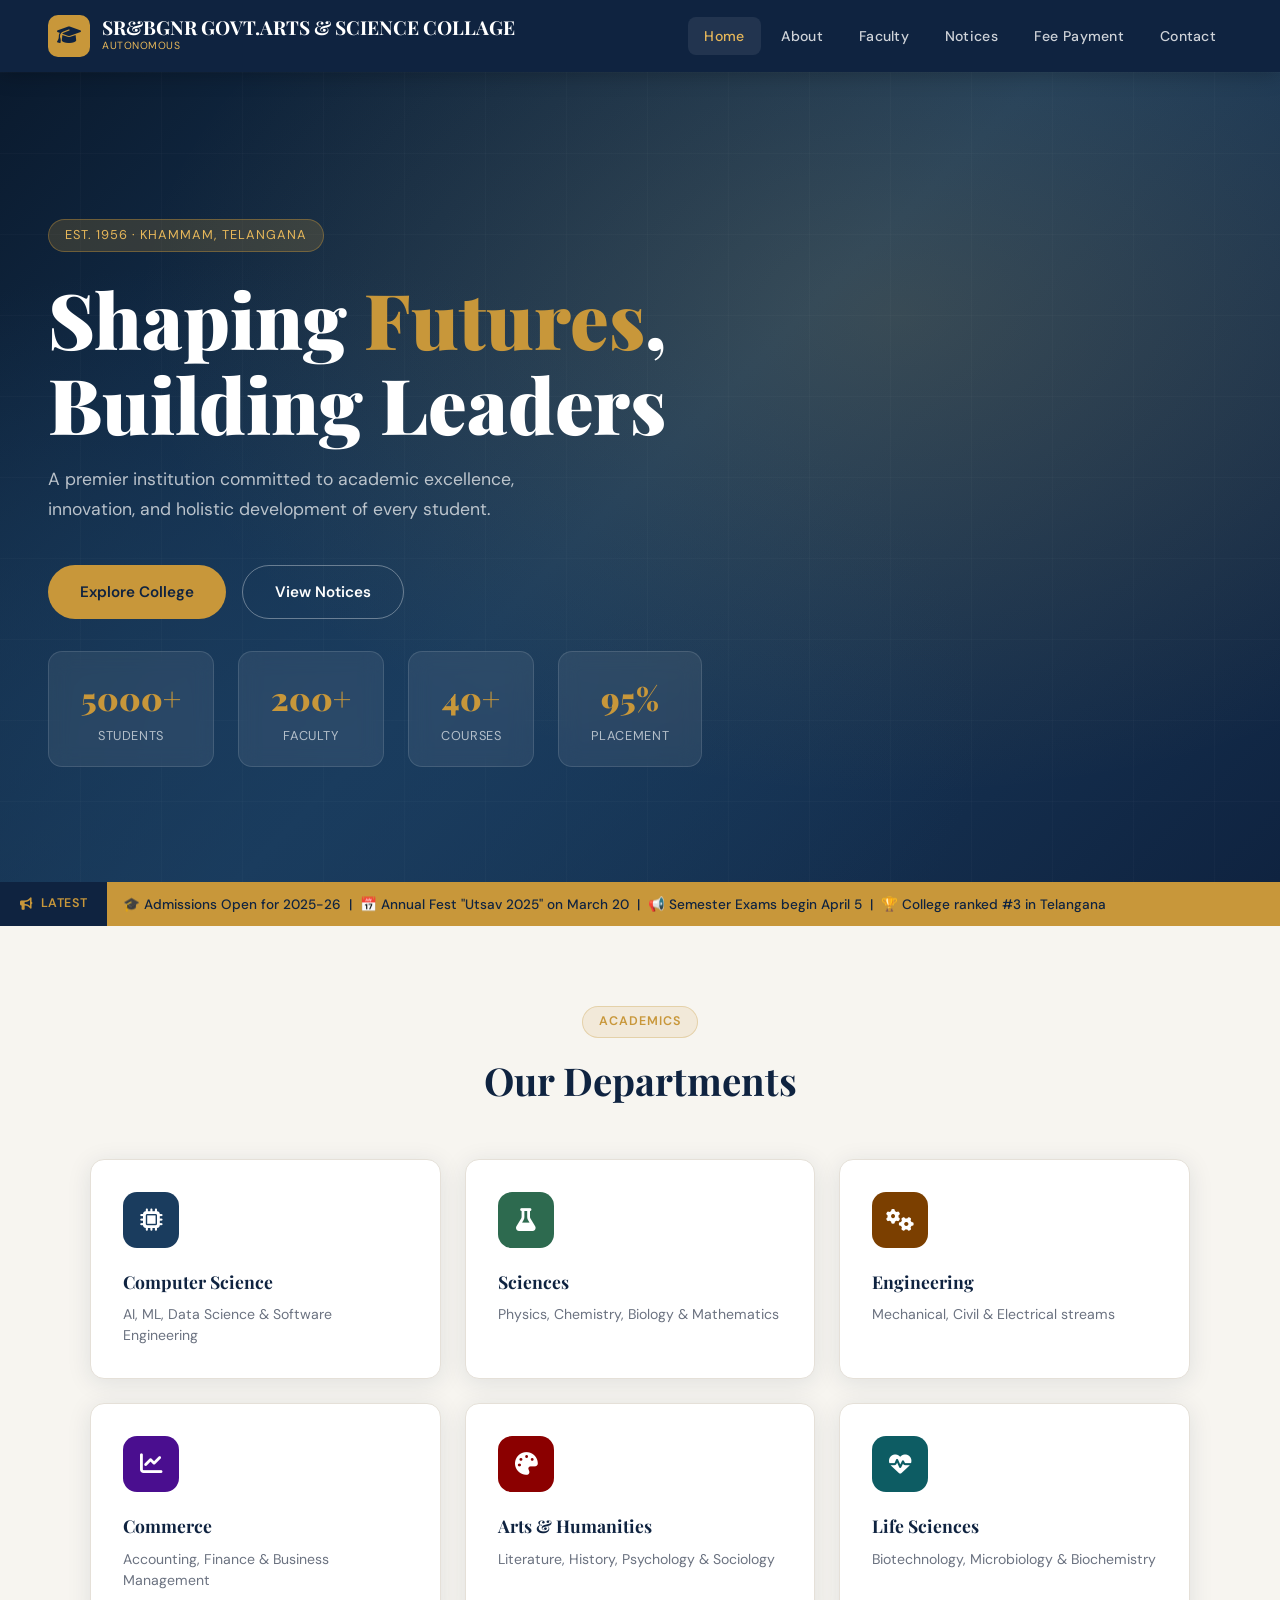
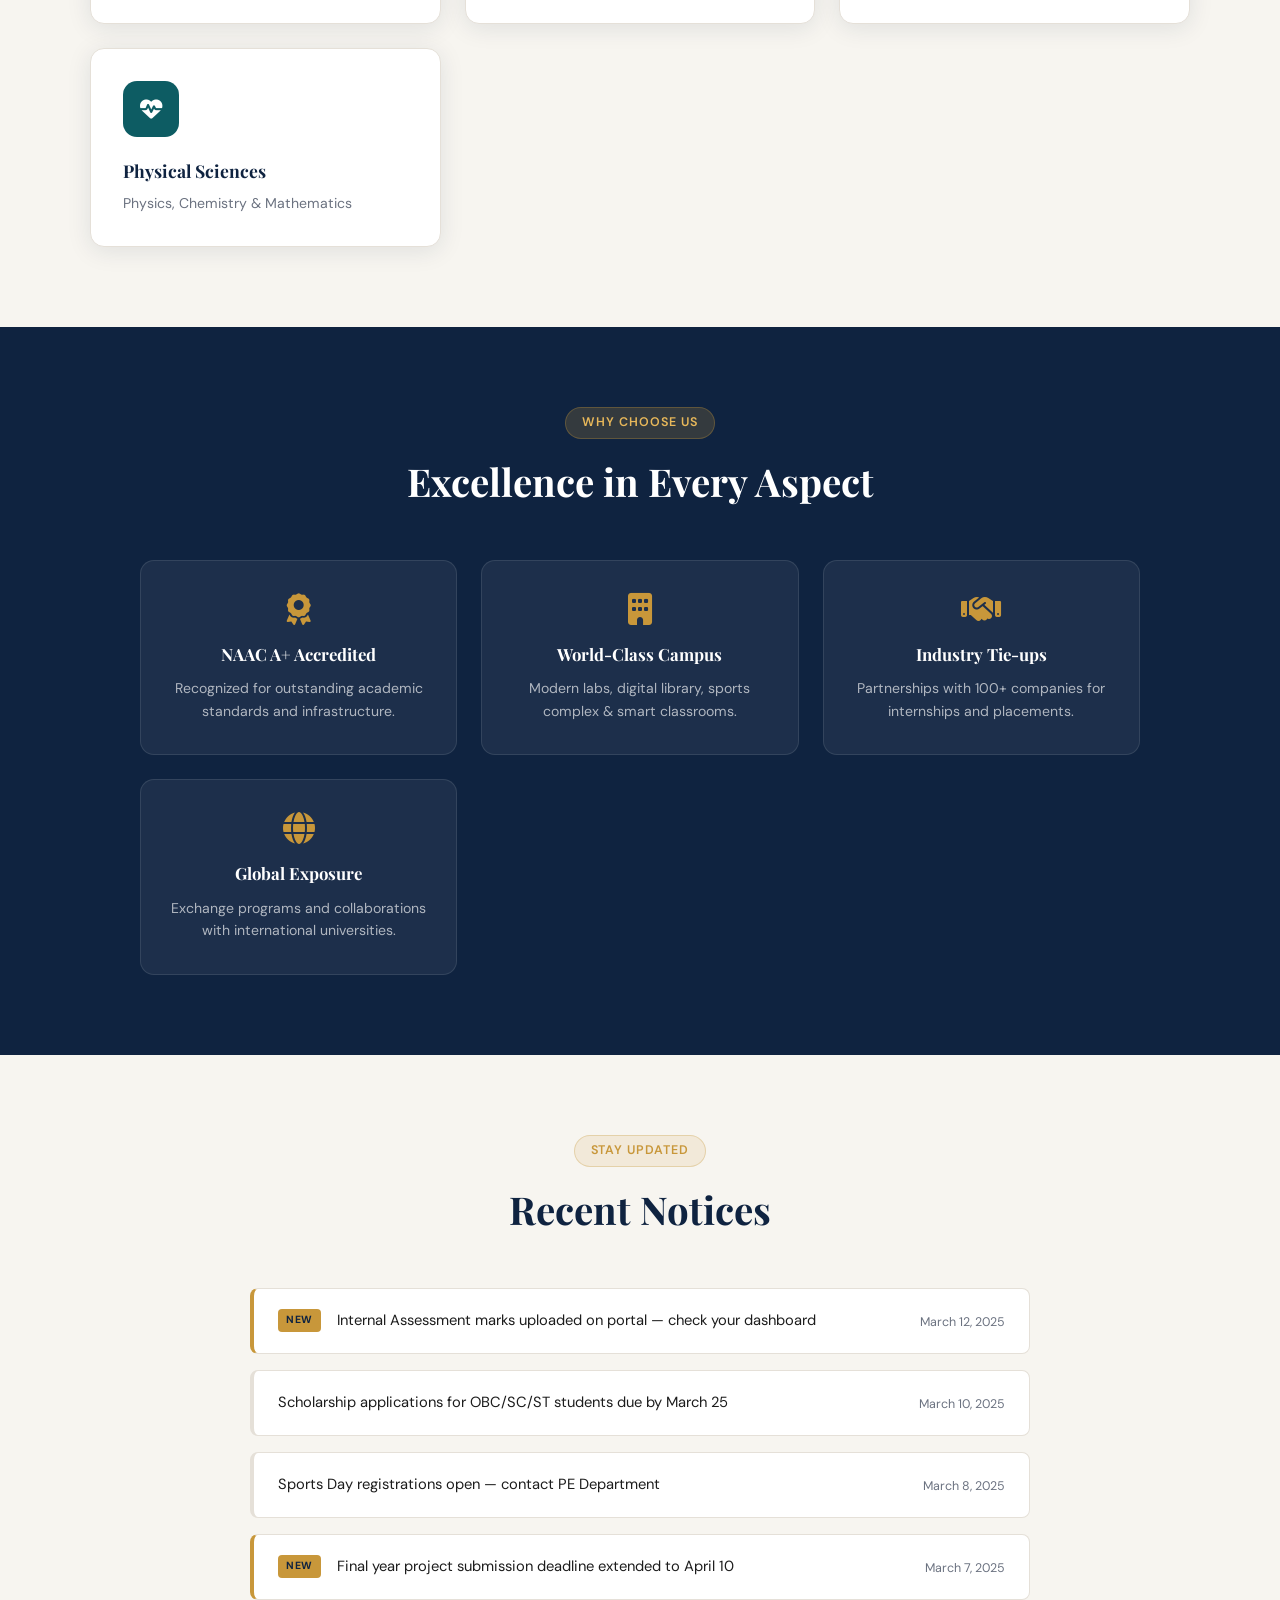
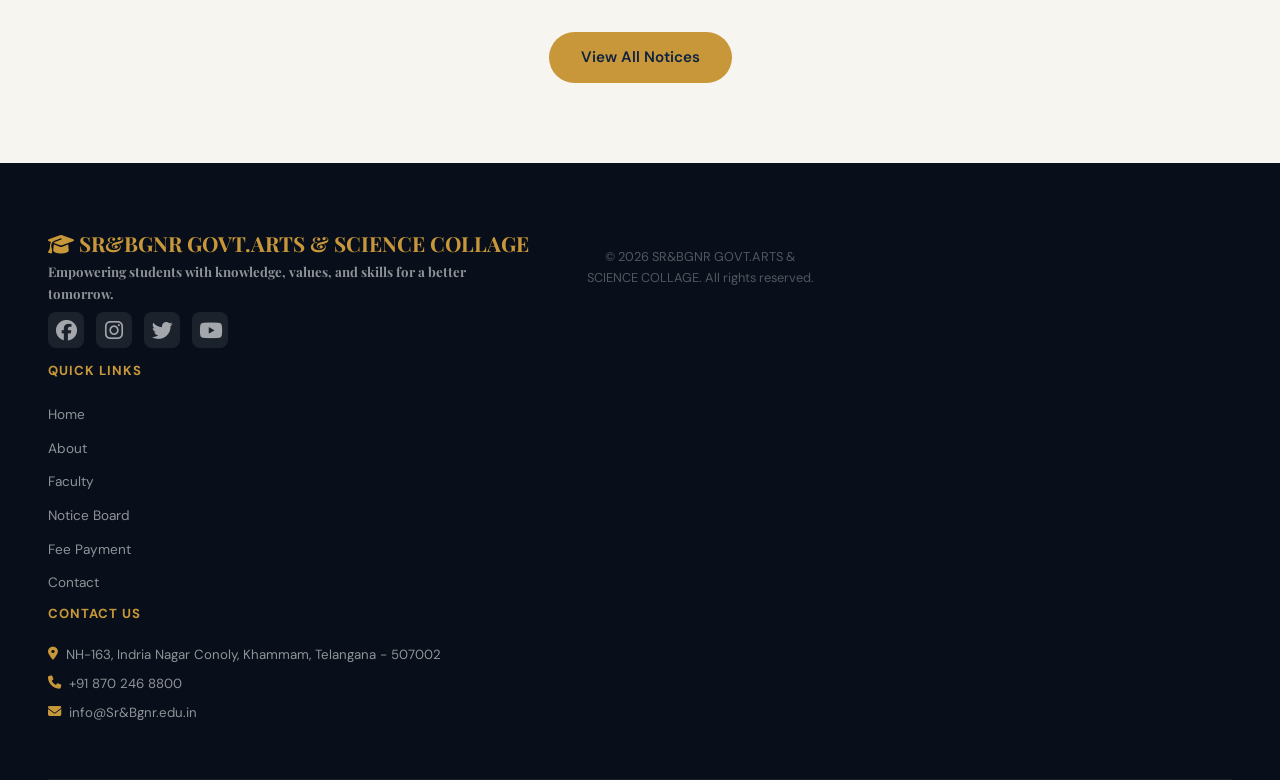
<file: index.html>
﻿<!doctype html>
<html lang="en">

<head>
    <meta charset="UTF-8" />
    <meta name="viewport" content="width=device-width, initial-scale=1.0" />
    <title>SR&BGNR GOVT.ARTS & SCIENCE COLLEGE</title>
    <link rel="stylesheet" href="style.css" />
    <link href="https://fonts.googleapis.com/css2?family=Playfair+Display:wght@700;900&family=DM+Sans:wght@300;400;500;600&display=swap" rel="stylesheet" />
    <link rel="stylesheet" href="https://cdnjs.cloudflare.com/ajax/libs/font-awesome/6.5.0/css/all.min.css" />
</head>

<body>
    <!-- NAVBAR -->
    <nav class="navbar">
        <div class="nav-brand">
            <div class="logo-icon"><i class="fas fa-graduation-cap"></i></div>
            <div>
                <span class="college-name">SR&BGNR GOVT.ARTS & SCIENCE COLLAGE</span>
                <span class="college-sub">AUTONOMOUS</span>
            </div>
        </div>
        <ul class="nav-links">
            <li><a href="index.html" class="active">Home</a></li>
            <li><a href="about.html">About</a></li>
            <li><a href="faculty.html">Faculty</a></li>
            <li><a href="noticeboard.html">Notices</a></li>
            <li><a href="fees.html">Fee Payment</a></li>
            <li><a href="contact.html">Contact</a></li>
        </ul>
        <div class="hamburger" onclick="toggleMenu()">
            <i class="fas fa-bars"></i>
        </div>
    </nav>

    <!-- HERO -->
    <section class="hero">
        <div class="hero-bg"></div>
        <div class="hero-content">
            <p class="hero-tag">Est. 1956 · Khammam, Telangana</p>
            <h1 class="hero-title">
                Shaping <span class="accent">Futures</span>,<br />Building Leaders
            </h1>
            <p class="hero-desc">
                A premier institution committed to academic excellence, innovation, and holistic development of every student.
            </p>
            <div class="hero-btns">
                <a href="about.html" class="btn-primary">Explore College</a>
                <a href="noticeboard.html" class="btn-outline">View Notices</a>
            </div>
        </div>
        <div class="hero-stats">
            <div class="stat-card">
                <span class="stat-num">5000+</span
          ><span class="stat-label">Students</span>
            </div>
            <div class="stat-card">
                <span class="stat-num">200+</span
          ><span class="stat-label">Faculty</span>
            </div>
            <div class="stat-card">
                <span class="stat-num">40+</span
          ><span class="stat-label">Courses</span>
            </div>
            <div class="stat-card">
                <span class="stat-num">95%</span
          ><span class="stat-label">Placement</span>
            </div>
        </div>
    </section>

    <!-- ANNOUNCEMENTS STRIP -->
    <div class="announcement-strip">
        <span class="strip-label"><i class="fas fa-bullhorn"></i> Latest</span>
        <div class="strip-ticker">
            <span>🎓 Admissions Open for 2025-26 &nbsp;|&nbsp; 📅 Annual Fest "Utsav
          2025" on March 20 &nbsp;|&nbsp; 📢 Semester Exams begin April 5
          &nbsp;|&nbsp; 🏆 College ranked #3 in Telangana</span
        >
      </div>
    </div>

    <!-- DEPARTMENTS -->
    <section class="section">
      <div class="section-header">
        <p class="section-tag">Academics</p>
        <h2>Our Departments</h2>
      </div>
      <div class="dept-grid">
        <div class="dept-card">
          <div class="dept-icon" style="background: #1a3c5e">
            <i class="fas fa-microchip"></i>
          </div>
          <h3>Computer Science</h3>
          <p>AI, ML, Data Science & Software Engineering</p>
        </div>
        <div class="dept-card">
          <div class="dept-icon" style="background: #2d6a4f">
            <i class="fas fa-flask"></i>
          </div>
          <h3>Sciences</h3>
          <p>Physics, Chemistry, Biology & Mathematics</p>
        </div>
        <div class="dept-card">
          <div class="dept-icon" style="background: #7b3f00">
            <i class="fas fa-cogs"></i>
          </div>
          <h3>Engineering</h3>
          <p>Mechanical, Civil & Electrical streams</p>
        </div>
        <div class="dept-card">
          <div class="dept-icon" style="background: #4a0e8f">
            <i class="fas fa-chart-line"></i>
          </div>
          <h3>Commerce</h3>
          <p>Accounting, Finance & Business Management</p>
        </div>
        <div class="dept-card">
          <div class="dept-icon" style="background: #8b0000">
            <i class="fas fa-palette"></i>
          </div>
          <h3>Arts & Humanities</h3>
          <p>Literature, History, Psychology & Sociology</p>
        </div>
        <div class="dept-card">
          <div class="dept-icon" style="background: #0d5c63">
            <i class="fas fa-heartbeat"></i>
          </div>
          <h3>Life Sciences</h3>
          <p>Biotechnology, Microbiology & Biochemistry</p>
        </div>
        <div class="dept-card">
          <div class="dept-icon" style="background: #0d5c63">
            <i class="fas fa-heartbeat"></i>
          </div>
          <h3>Physical Sciences</h3>
          <p>Physics, Chemistry & Mathematics</p>
        </div>
      </div>
    </section>

    <!-- WHY US -->
    <section class="section why-section">
      <div class="section-header">
        <p class="section-tag">Why Choose Us</p>
        <h2>Excellence in Every Aspect</h2>
      </div>
      <div class="why-grid">
        <div class="why-card">
          <i class="fas fa-award"></i>
          <h3>NAAC A+ Accredited</h3>
          <p>
            Recognized for outstanding academic standards and infrastructure.
          </p>
        </div>
        <div class="why-card">
          <i class="fas fa-building"></i>
          <h3>World-Class Campus</h3>
          <p>
            Modern labs, digital library, sports complex & smart classrooms.
          </p>
        </div>
        <div class="why-card">
          <i class="fas fa-handshake"></i>
          <h3>Industry Tie-ups</h3>
          <p>
            Partnerships with 100+ companies for internships and placements.
          </p>
        </div>
        <div class="why-card">
          <i class="fas fa-globe"></i>
          <h3>Global Exposure</h3>
          <p>
            Exchange programs and collaborations with international
            universities.
          </p>
        </div>
      </div>
    </section>

    <!-- QUICK NOTICES -->
    <section class="section notice-home-section">
      <div class="section-header">
        <p class="section-tag">Stay Updated</p>
        <h2>Recent Notices</h2>
      </div>
      <div class="notice-home-list">
        <div class="notice-home-item new">
          <span class="badge">New</span>
            <p>
                Internal Assessment marks uploaded on portal — check your dashboard
            </p>
            <small>March 12, 2025</small>
        </div>
        <div class="notice-home-item">
            <p>Scholarship applications for OBC/SC/ST students due by March 25</p>
            <small>March 10, 2025</small>
        </div>
        <div class="notice-home-item">
            <p>Sports Day registrations open — contact PE Department</p>
            <small>March 8, 2025</small>
        </div>
        <div class="notice-home-item new">
            <span class="badge">New</span>
            <p>Final year project submission deadline extended to April 10</p>
            <small>March 7, 2025</small>
        </div>
    </div>
    <div style="text-align: center; margin-top: 2rem">
        <a href="noticeboard.html" class="btn-primary">View All Notices</a>
    </div>
    </section>

    <!-- FOOTER -->
    <footer class="footer">
        <div class="footer-grid">
            <div>
                <div class="footer-brand">
                    <i class="fas fa-graduation-cap"></i> SR&BGNR GOVT.ARTS & SCIENCE COLLAGE
                    <p class="footer-desc">
                        Empowering students with knowledge, values, and skills for a better tomorrow.
                    </p>
                    <div class="social-links"><a href="#"><i class="fab fa-facebook"></i></a>
                        <a href="#"><i class="fab fa-instagram"></i></a>
                        <a href="#"><i class="fab fa-twitter"></i></a>
                        <a href="#"><i class="fab fa-youtube"></i></a>
                    </div>
                </div>
                <div>
                    <h4>Quick Links</h4>
                    <ul class="footer-links">
                        <li><a href="index.html">Home</a></li>
                        <li><a href="about.html">About</a></li>
                        <li><a href="faculty.html">Faculty</a></li>
                        <li><a href="noticeboard.html">Notice Board</a></li>
                        <li><a href="fees.html">Fee Payment</a></li>
                        <li><a href="contact.html">Contact</a></li>
                    </ul>
                </div>
                <div>
                    <h4>Contact Us</h4>
                    <p>
                        <i class="fas fa-map-marker-alt"></i> NH-163, Indria Nagar Conoly, Khammam, Telangana - 507002
                    </p>
                    <p><i class="fas fa-phone"></i> +91 870 246 8800</p>
                    <p><i class="fas fa-envelope"></i> info@Sr&Bgnr.edu.in</p>
                </div>
            </div>
            <div class="footer-bottom">
                &copy; 2026 SR&BGNR GOVT.ARTS & SCIENCE COLLAGE. All rights reserved.
            </div>
    </footer>

    <script src="main.js"></script>
</body>

</html>
</file>
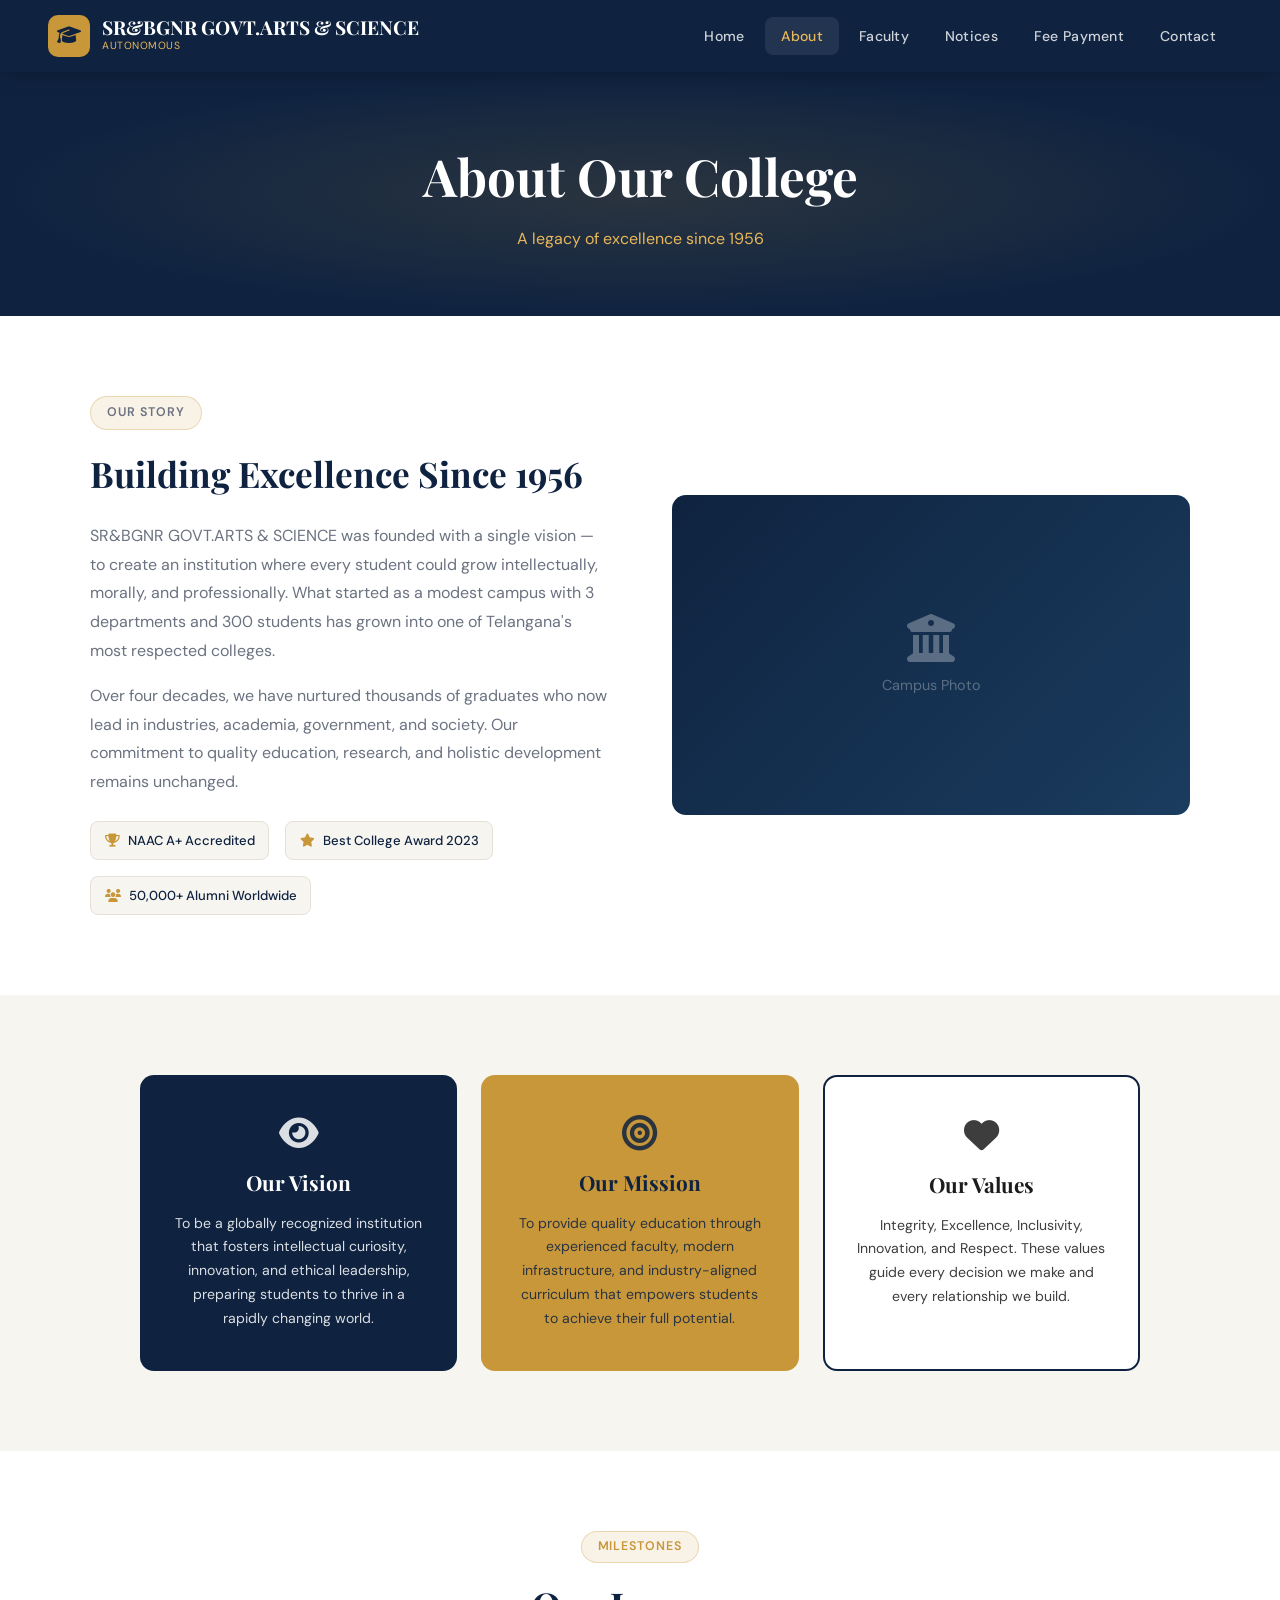
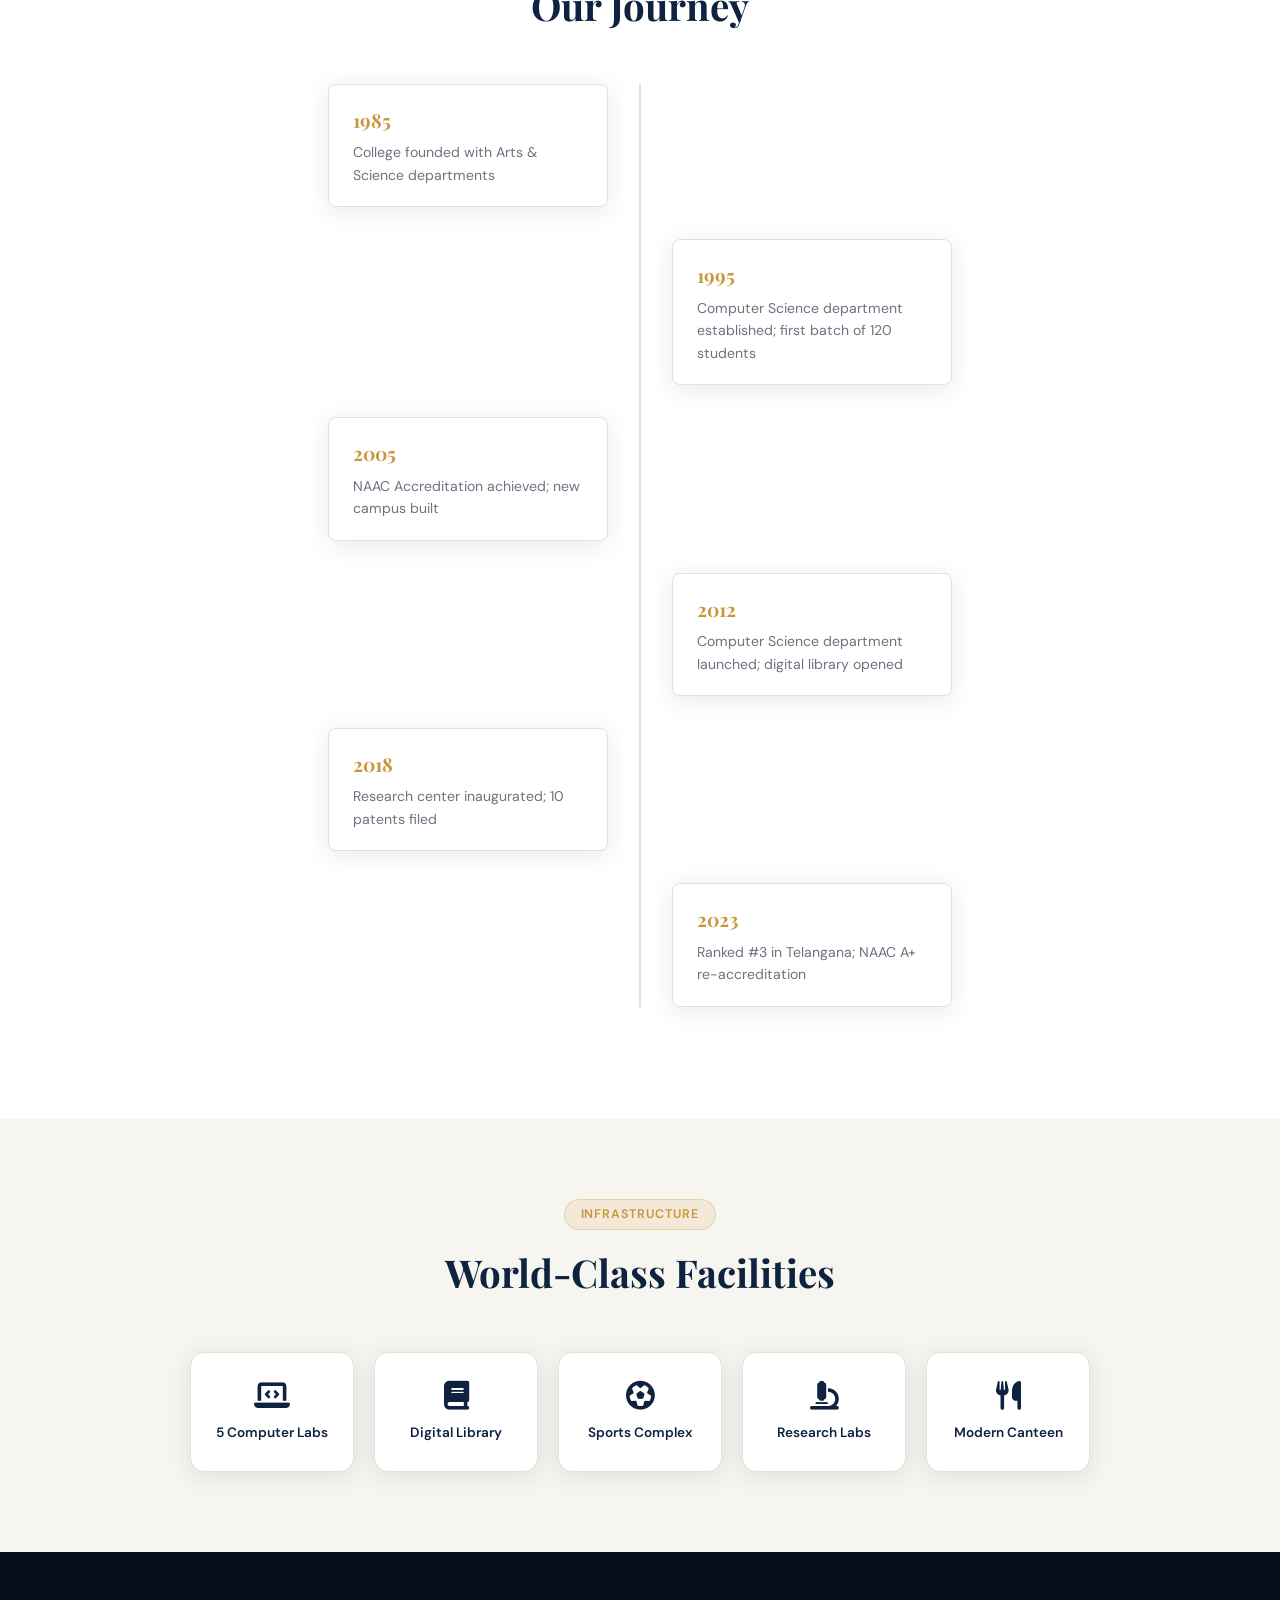
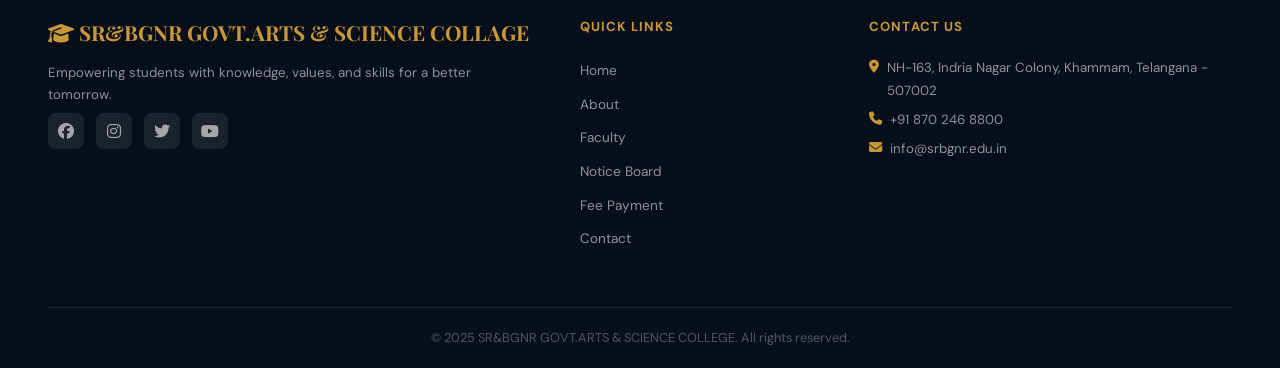
<file: about.html>
﻿<!doctype html>
<html lang="en">

<head>
    <meta charset="UTF-8" />
    <meta name="viewport" content="width=device-width, initial-scale=1.0" />
    <title>About | SR & BGNR GOVT. College</title>
    <link rel="stylesheet" href="style.css" />
    <link href="https://fonts.googleapis.com/css2?family=Playfair+Display:wght@700;900&family=DM+Sans:wght@300;400;500;600&display=swap" rel="stylesheet" />
    <link rel="stylesheet" href="https://cdnjs.cloudflare.com/ajax/libs/font-awesome/6.5.0/css/all.min.css" />
</head>

<body>
    <nav class="navbar">
        <div class="nav-brand">
            <div class="logo-icon"><i class="fas fa-graduation-cap"></i></div>
            <div>
                <span class="college-name">SR&BGNR GOVT.ARTS & SCIENCE</span
          ><span class="college-sub"> AUTONOMOUS</span>
            </div>
        </div>
        <ul class="nav-links">
            <li><a href="index.html">Home</a></li>
            <li><a href="about.html" class="active">About</a></li>
            <li><a href="faculty.html">Faculty</a></li>
            <li><a href="noticeboard.html">Notices</a></li>
            <li><a href="fees.html">Fee Payment</a></li>
            <li><a href="contact.html">Contact</a></li>
        </ul>
        <div class="hamburger" onclick="toggleMenu()">
            <i class="fas fa-bars"></i>
        </div>
    </nav>

    <div class="page-hero">
        <h1>About Our College</h1>
        <p>A legacy of excellence since 1956</p>
    </div>

    <section class="section">
        <div class="about-intro">
            <div class="about-text">
                <p class="section-tag">Our Story</p>
                <h2>Building Excellence Since 1956</h2>
                <p>
                    SR&BGNR GOVT.ARTS & SCIENCE was founded with a single vision — to create an institution where every student could grow intellectually, morally, and professionally. What started as a modest campus with 3 departments and 300 students has grown into one
                    of Telangana's most respected colleges.
                </p>
                <p>
                    Over four decades, we have nurtured thousands of graduates who now lead in industries, academia, government, and society. Our commitment to quality education, research, and holistic development remains unchanged.
                </p>
                <div class="about-highlights">
                    <div class="highlight">
                        <i class="fas fa-trophy"></i><span>NAAC A+ Accredited</span>
                    </div>
                    <div class="highlight">
                        <i class="fas fa-star"></i><span>Best College Award 2023</span>
                    </div>
                    <div class="highlight">
                        <i class="fas fa-users"></i><span>50,000+ Alumni Worldwide</span>
                    </div>
                </div>
            </div>
            <div class="about-img-box">
                <div class="img-placeholder">
                    <i class="fas fa-university"></i><span>Campus Photo</span>
                </div>
            </div>
        </div>
    </section>

    <section class="section vm-section">
        <div class="vm-grid">
            <div class="vm-card vision">
                <i class="fas fa-eye"></i>
                <h3>Our Vision</h3>
                <p>
                    To be a globally recognized institution that fosters intellectual curiosity, innovation, and ethical leadership, preparing students to thrive in a rapidly changing world.
                </p>
            </div>
            <div class="vm-card mission">
                <i class="fas fa-bullseye"></i>
                <h3>Our Mission</h3>
                <p>
                    To provide quality education through experienced faculty, modern infrastructure, and industry-aligned curriculum that empowers students to achieve their full potential.
                </p>
            </div>
            <div class="vm-card values">
                <i class="fas fa-heart"></i>
                <h3>Our Values</h3>
                <p>
                    Integrity, Excellence, Inclusivity, Innovation, and Respect. These values guide every decision we make and every relationship we build.
                </p>
            </div>
        </div>
    </section>

    <section class="section">
        <div class="section-header">
            <p class="section-tag">Milestones</p>
            <h2>Our Journey</h2>
        </div>
        <div class="timeline">
            <div class="tl-item left">
                <div class="tl-content">
                    <h4>1985</h4>
                    <p>College founded with Arts & Science departments</p>
                </div>
            </div>
            <div class="tl-item right">
                <div class="tl-content">
                    <h4>1995</h4>
                    <p>
                        Computer Science department established; first batch of 120 students
                    </p>
                </div>
            </div>
            <div class="tl-item left">
                <div class="tl-content">
                    <h4>2005</h4>
                    <p>NAAC Accreditation achieved; new campus built</p>
                </div>
            </div>
            <div class="tl-item right">
                <div class="tl-content">
                    <h4>2012</h4>
                    <p>Computer Science department launched; digital library opened</p>
                </div>
            </div>
            <div class="tl-item left">
                <div class="tl-content">
                    <h4>2018</h4>
                    <p>Research center inaugurated; 10 patents filed</p>
                </div>
            </div>
            <div class="tl-item right">
                <div class="tl-content">
                    <h4>2023</h4>
                    <p>Ranked #3 in Telangana; NAAC A+ re-accreditation</p>
                </div>
            </div>
        </div>
    </section>

    <section class="section infra-section">
        <div class="section-header">
            <p class="section-tag">Infrastructure</p>
            <h2>World-Class Facilities</h2>
        </div>
        <div class="infra-grid">
            <div class="infra-card">
                <i class="fas fa-laptop-code"></i>
                <h4>5 Computer Labs</h4>
            </div>
            <div class="infra-card">
                <i class="fas fa-book"></i>
                <h4>Digital Library</h4>
            </div>
            <div class="infra-card">
                <i class="fas fa-futbol"></i>
                <h4>Sports Complex</h4>
            </div>
            <div class="infra-card">
                <i class="fas fa-microscope"></i>
                <h4>Research Labs</h4>
            </div>
            <div class="infra-card">
                <i class="fas fa-utensils"></i>
                <h4>Modern Canteen</h4>
            </div>
        </div>
    </section>

    <footer class="footer">
        <div class="footer-grid">
            <div>
                <div class="footer-brand">
                    <i class="fas fa-graduation-cap"></i> SR&BGNR GOVT.ARTS & SCIENCE COLLAGE
                </div>
                <p class="footer-desc">
                    Empowering students with knowledge, values, and skills for a better tomorrow.
                </p>
                <div class="social-links">
                    <a href="#"><i class="fab fa-facebook"></i></a>
                    <a href="#"><i class="fab fa-instagram"></i></a>
                    <a href="#"><i class="fab fa-twitter"></i></a>
                    <a href="#"><i class="fab fa-youtube"></i></a>
                </div>
            </div>
            <div>
                <h4>Quick Links</h4>
                <ul class="footer-links">
                    <li><a href="index.html">Home</a></li>
                    <li><a href="about.html">About</a></li>
                    <li><a href="faculty.html">Faculty</a></li>
                    <li><a href="noticeboard.html">Notice Board</a></li>
                    <li><a href="fees.html">Fee Payment</a></li>
                    <li><a href="contact.html">Contact</a></li>
                </ul>
            </div>
            <div>
                <h4>Contact Us</h4>
                <p>
                    <i class="fas fa-map-marker-alt"></i> NH-163, Indria Nagar Colony, Khammam, Telangana - 507002
                </p>
                <p><i class="fas fa-phone"></i> +91 870 246 8800</p>
                <p><i class="fas fa-envelope"></i> info@srbgnr.edu.in</p>
            </div>
        </div>
        <div class="footer-bottom">
            &copy; 2025 SR&BGNR GOVT.ARTS & SCIENCE COLLEGE. All rights reserved.
        </div>
    </footer>

    <script src="main.js"></script>
</body>

</html>
</file>
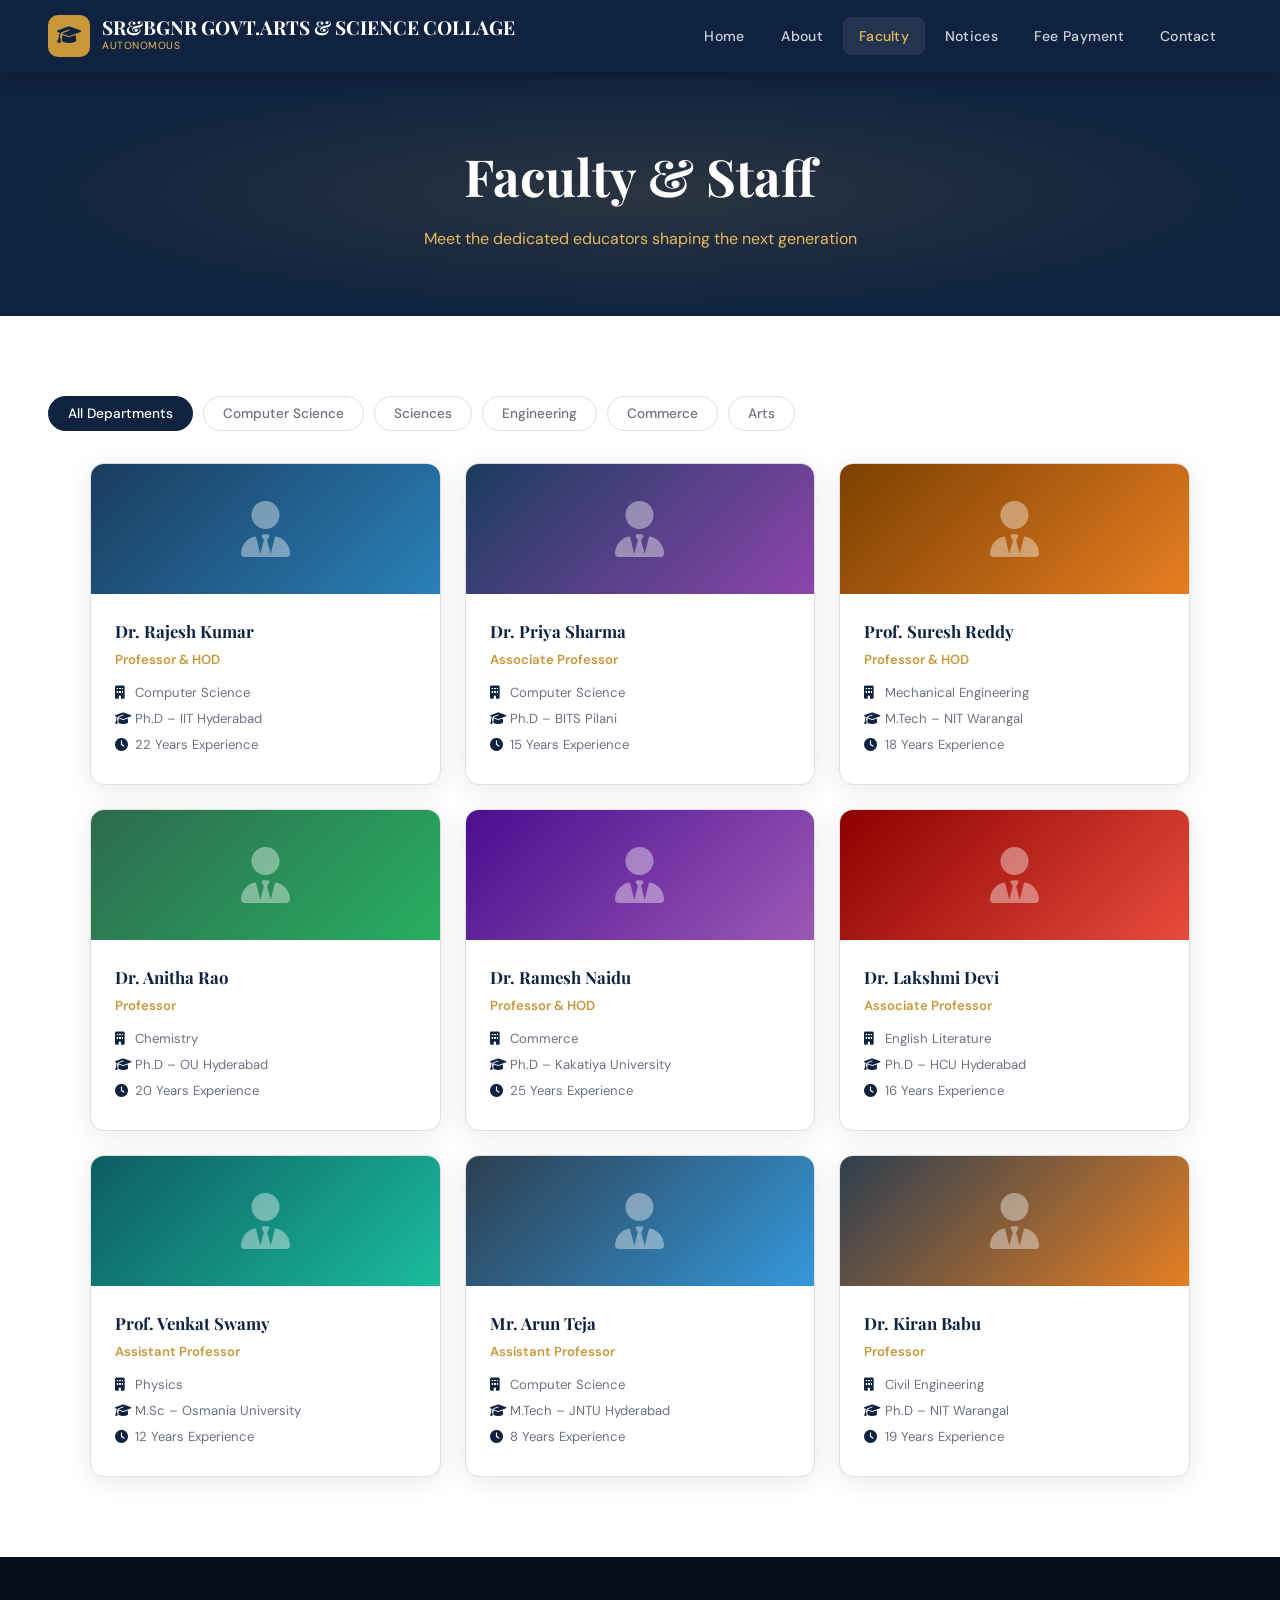
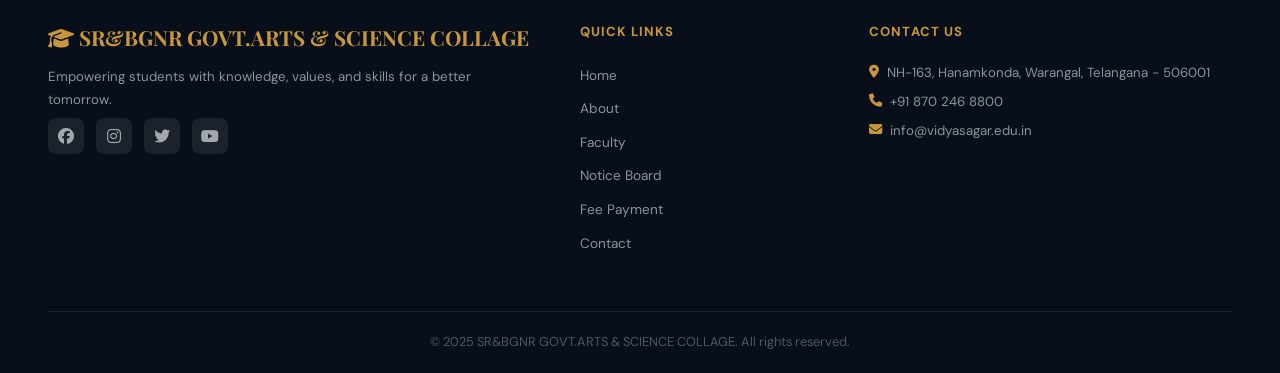
<file: faculty.html>
﻿<!doctype html>
<html lang="en">

<head>
    <meta charset="UTF-8" />
    <meta name="viewport" content="width=device-width, initial-scale=1.0" />
    <title>Faculty | SR&BGNR GOVT.ARTS & SCIENCE COLLAGE</title>
    <link rel="stylesheet" href="style.css" />
    <link href="https://fonts.googleapis.com/css2?family=Playfair+Display:wght@700;900&family=DM+Sans:wght@300;400;500;600&display=swap" rel="stylesheet" />
    <link rel="stylesheet" href="https://cdnjs.cloudflare.com/ajax/libs/font-awesome/6.5.0/css/all.min.css" />
</head>

<body>
    <nav class="navbar">
        <div class="nav-brand">
            <div class="logo-icon"><i class="fas fa-graduation-cap"></i></div>
            <div>
                <span class="college-name">SR&BGNR GOVT.ARTS & SCIENCE COLLAGE</span
          ><span class="college-sub"> AUTONOMOUS</span>
            </div>
        </div>
        <ul class="nav-links">
            <li><a href="index.html">Home</a></li>
            <li><a href="about.html">About</a></li>
            <li><a href="faculty.html" class="active">Faculty</a></li>
            <li><a href="noticeboard.html">Notices</a></li>
            <li><a href="fees.html">Fee Payment</a></li>
            <li><a href="contact.html">Contact</a></li>
        </ul>
        <div class="hamburger" onclick="toggleMenu()">
            <i class="fas fa-bars"></i>
        </div>
    </nav>

    <div class="page-hero">
        <h1>Faculty & Staff</h1>
        <p>Meet the dedicated educators shaping the next generation</p>
    </div>

    <section class="section">
        <!-- Filter Buttons -->
        <div class="filter-bar">
            <button class="filter-btn active" onclick="filterFaculty('all', this)">
          All Departments
        </button>
            <button class="filter-btn" onclick="filterFaculty('cse', this)">
          Computer Science
        </button>
            <button class="filter-btn" onclick="filterFaculty('science', this)">
          Sciences
        </button>
            <button class="filter-btn" onclick="filterFaculty('engineering', this)">
          Engineering
        </button>
            <button class="filter-btn" onclick="filterFaculty('commerce', this)">
          Commerce
        </button>
            <button class="filter-btn" onclick="filterFaculty('arts', this)">
          Arts
        </button>
        </div>

        <!-- Faculty Grid -->
        <div class="faculty-grid" id="facultyGrid">
            <div class="faculty-card" data-dept="cse">
                <div class="faculty-avatar" style="background: linear-gradient(135deg, #1a3c5e, #2980b9)">
                    <i class="fas fa-user-tie"></i>
                </div>
                <div class="faculty-info">
                    <h3>Dr. Rajesh Kumar</h3>
                    <p class="faculty-role">Professor & HOD</p>
                    <p class="faculty-dept">
                        <i class="fas fa-building"></i> Computer Science
                    </p>
                    <p class="faculty-qual">
                        <i class="fas fa-graduation-cap"></i> Ph.D – IIT Hyderabad
                    </p>
                    <p class="faculty-exp">
                        <i class="fas fa-clock"></i> 22 Years Experience
                    </p>
                </div>
            </div>

            <div class="faculty-card" data-dept="cse">
                <div class="faculty-avatar" style="background: linear-gradient(135deg, #1a3c5e, #8e44ad)">
                    <i class="fas fa-user-tie"></i>
                </div>
                <div class="faculty-info">
                    <h3>Dr. Priya Sharma</h3>
                    <p class="faculty-role">Associate Professor</p>
                    <p class="faculty-dept">
                        <i class="fas fa-building"></i> Computer Science
                    </p>
                    <p class="faculty-qual">
                        <i class="fas fa-graduation-cap"></i> Ph.D – BITS Pilani
                    </p>
                    <p class="faculty-exp">
                        <i class="fas fa-clock"></i> 15 Years Experience
                    </p>
                </div>
            </div>

            <div class="faculty-card" data-dept="engineering">
                <div class="faculty-avatar" style="background: linear-gradient(135deg, #7b3f00, #e67e22)">
                    <i class="fas fa-user-tie"></i>
                </div>
                <div class="faculty-info">
                    <h3>Prof. Suresh Reddy</h3>
                    <p class="faculty-role">Professor & HOD</p>
                    <p class="faculty-dept">
                        <i class="fas fa-building"></i> Mechanical Engineering
                    </p>
                    <p class="faculty-qual">
                        <i class="fas fa-graduation-cap"></i> M.Tech – NIT Warangal
                    </p>
                    <p class="faculty-exp">
                        <i class="fas fa-clock"></i> 18 Years Experience
                    </p>
                </div>
            </div>

            <div class="faculty-card" data-dept="science">
                <div class="faculty-avatar" style="background: linear-gradient(135deg, #2d6a4f, #27ae60)">
                    <i class="fas fa-user-tie"></i>
                </div>
                <div class="faculty-info">
                    <h3>Dr. Anitha Rao</h3>
                    <p class="faculty-role">Professor</p>
                    <p class="faculty-dept">
                        <i class="fas fa-building"></i> Chemistry
                    </p>
                    <p class="faculty-qual">
                        <i class="fas fa-graduation-cap"></i> Ph.D – OU Hyderabad
                    </p>
                    <p class="faculty-exp">
                        <i class="fas fa-clock"></i> 20 Years Experience
                    </p>
                </div>
            </div>

            <div class="faculty-card" data-dept="commerce">
                <div class="faculty-avatar" style="background: linear-gradient(135deg, #4a0e8f, #9b59b6)">
                    <i class="fas fa-user-tie"></i>
                </div>
                <div class="faculty-info">
                    <h3>Dr. Ramesh Naidu</h3>
                    <p class="faculty-role">Professor & HOD</p>
                    <p class="faculty-dept"><i class="fas fa-building"></i> Commerce</p>
                    <p class="faculty-qual">
                        <i class="fas fa-graduation-cap"></i> Ph.D – Kakatiya University
                    </p>
                    <p class="faculty-exp">
                        <i class="fas fa-clock"></i> 25 Years Experience
                    </p>
                </div>
            </div>

            <div class="faculty-card" data-dept="arts">
                <div class="faculty-avatar" style="background: linear-gradient(135deg, #8b0000, #e74c3c)">
                    <i class="fas fa-user-tie"></i>
                </div>
                <div class="faculty-info">
                    <h3>Dr. Lakshmi Devi</h3>
                    <p class="faculty-role">Associate Professor</p>
                    <p class="faculty-dept">
                        <i class="fas fa-building"></i> English Literature
                    </p>
                    <p class="faculty-qual">
                        <i class="fas fa-graduation-cap"></i> Ph.D – HCU Hyderabad
                    </p>
                    <p class="faculty-exp">
                        <i class="fas fa-clock"></i> 16 Years Experience
                    </p>
                </div>
            </div>

            <div class="faculty-card" data-dept="science">
                <div class="faculty-avatar" style="background: linear-gradient(135deg, #0d5c63, #1abc9c)">
                    <i class="fas fa-user-tie"></i>
                </div>
                <div class="faculty-info">
                    <h3>Prof. Venkat Swamy</h3>
                    <p class="faculty-role">Assistant Professor</p>
                    <p class="faculty-dept"><i class="fas fa-building"></i> Physics</p>
                    <p class="faculty-qual">
                        <i class="fas fa-graduation-cap"></i> M.Sc – Osmania University
                    </p>
                    <p class="faculty-exp">
                        <i class="fas fa-clock"></i> 12 Years Experience
                    </p>
                </div>
            </div>

            <div class="faculty-card" data-dept="cse">
                <div class="faculty-avatar" style="background: linear-gradient(135deg, #2c3e50, #3498db)">
                    <i class="fas fa-user-tie"></i>
                </div>
                <div class="faculty-info">
                    <h3>Mr. Arun Teja</h3>
                    <p class="faculty-role">Assistant Professor</p>
                    <p class="faculty-dept">
                        <i class="fas fa-building"></i> Computer Science
                    </p>
                    <p class="faculty-qual">
                        <i class="fas fa-graduation-cap"></i> M.Tech – JNTU Hyderabad
                    </p>
                    <p class="faculty-exp">
                        <i class="fas fa-clock"></i> 8 Years Experience
                    </p>
                </div>
            </div>

            <div class="faculty-card" data-dept="engineering">
                <div class="faculty-avatar" style="background: linear-gradient(135deg, #2c3e50, #e67e22)">
                    <i class="fas fa-user-tie"></i>
                </div>
                <div class="faculty-info">
                    <h3>Dr. Kiran Babu</h3>
                    <p class="faculty-role">Professor</p>
                    <p class="faculty-dept">
                        <i class="fas fa-building"></i> Civil Engineering
                    </p>
                    <p class="faculty-qual">
                        <i class="fas fa-graduation-cap"></i> Ph.D – NIT Warangal
                    </p>
                    <p class="faculty-exp">
                        <i class="fas fa-clock"></i> 19 Years Experience
                    </p>
                </div>
            </div>
        </div>
    </section>

    <footer class="footer">
        <div class="footer-grid">
            <div>
                <div class="footer-brand">
                    <i class="fas fa-graduation-cap"></i> SR&BGNR GOVT.ARTS & SCIENCE COLLAGE
                </div>
                <p class="footer-desc">
                    Empowering students with knowledge, values, and skills for a better tomorrow.
                </p>
                <div class="social-links">
                    <a href="#"><i class="fab fa-facebook"></i></a
            ><a href="#"><i class="fab fa-instagram"></i></a>
                    <a href="#"><i class="fab fa-twitter"></i></a
            ><a href="#"><i class="fab fa-youtube"></i></a>
                </div>
            </div>
            <div>
                <h4>Quick Links</h4>
                <ul class="footer-links">
                    <li><a href="index.html">Home</a></li>
                    <li><a href="about.html">About</a></li>
                    <li><a href="faculty.html">Faculty</a></li>
                    <li><a href="noticeboard.html">Notice Board</a></li>
                    <li><a href="fees.html">Fee Payment</a></li>
                    <li><a href="contact.html">Contact</a></li>
                </ul>
            </div>
            <div>
                <h4>Contact Us</h4>
                <p>
                    <i class="fas fa-map-marker-alt"></i> NH-163, Hanamkonda, Warangal, Telangana - 506001
                </p>
                <p><i class="fas fa-phone"></i> +91 870 246 8800</p>
                <p><i class="fas fa-envelope"></i> info@vidyasagar.edu.in</p>
            </div>
        </div>
        <div class="footer-bottom">
            &copy; 2025 SR&BGNR GOVT.ARTS & SCIENCE COLLAGE. All rights reserved.
        </div>
    </footer>

    <script src="main.js"></script>
</body>

</html>
</file>
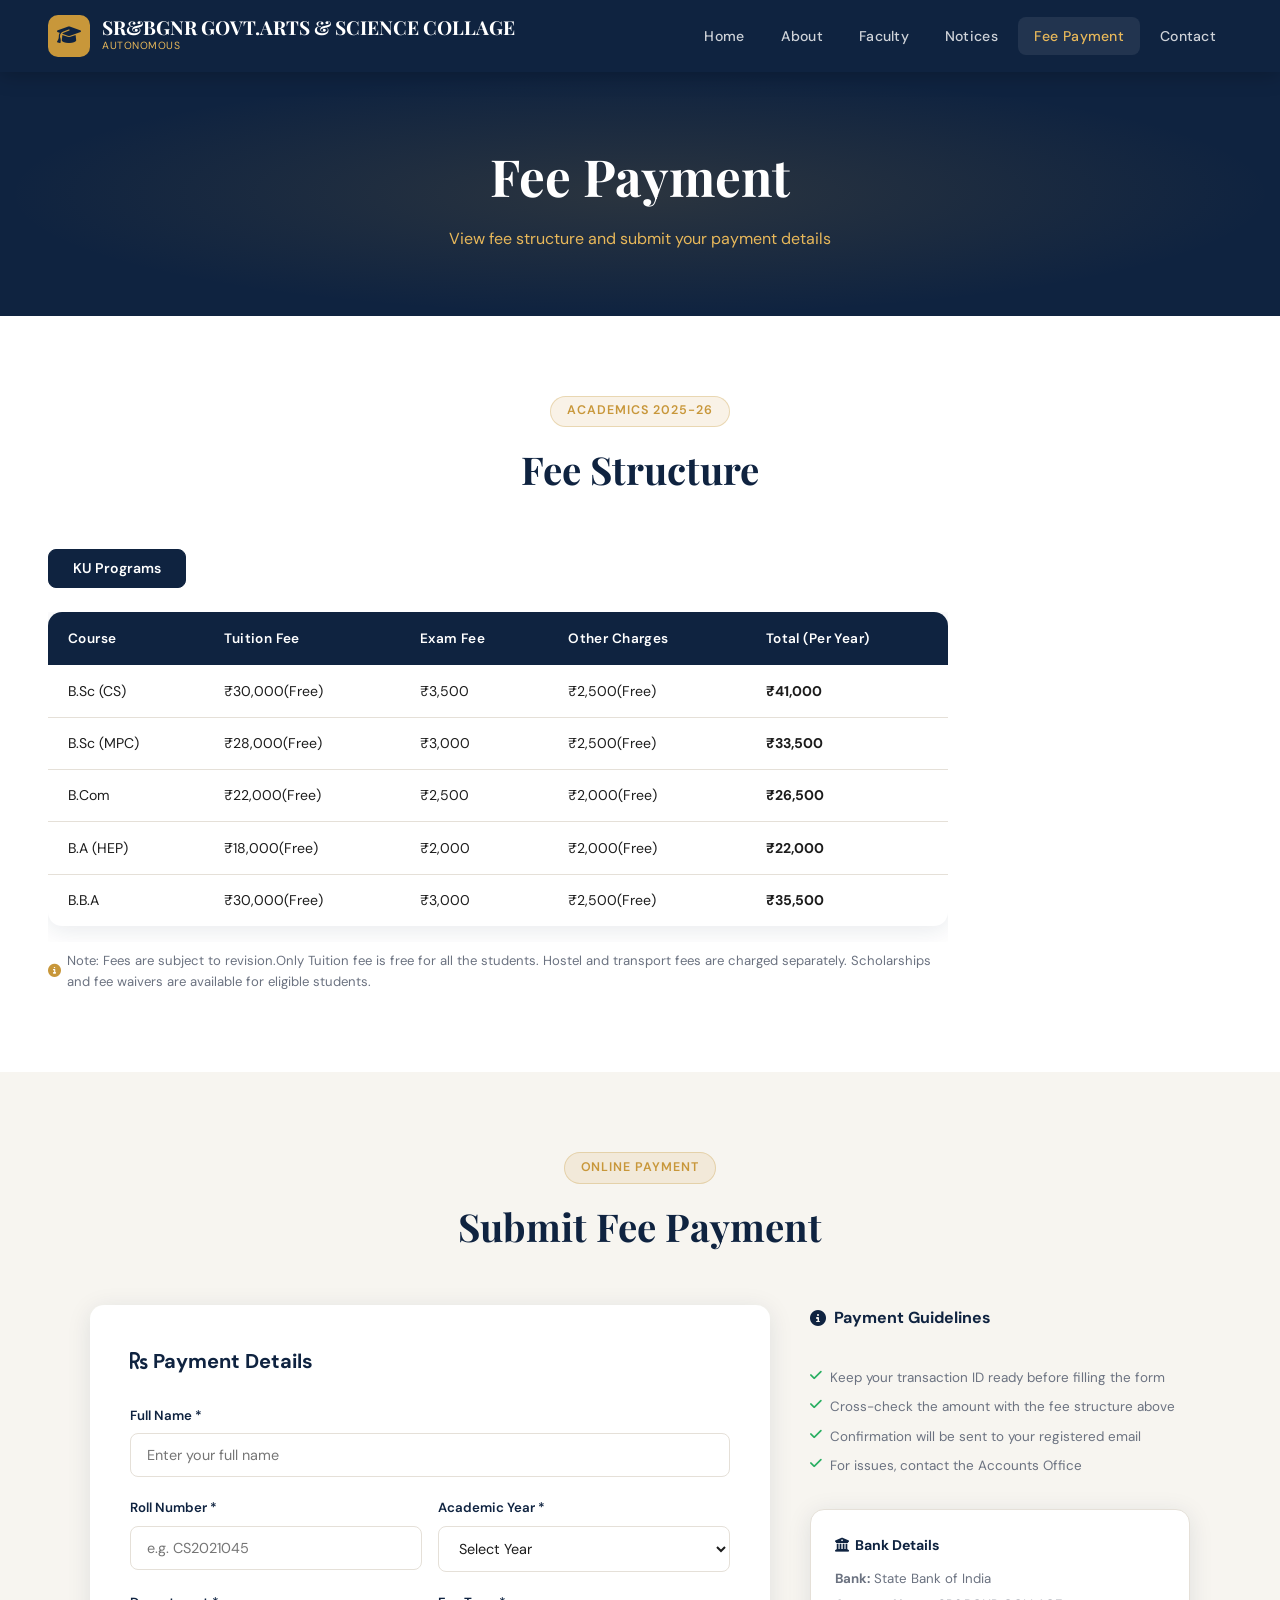
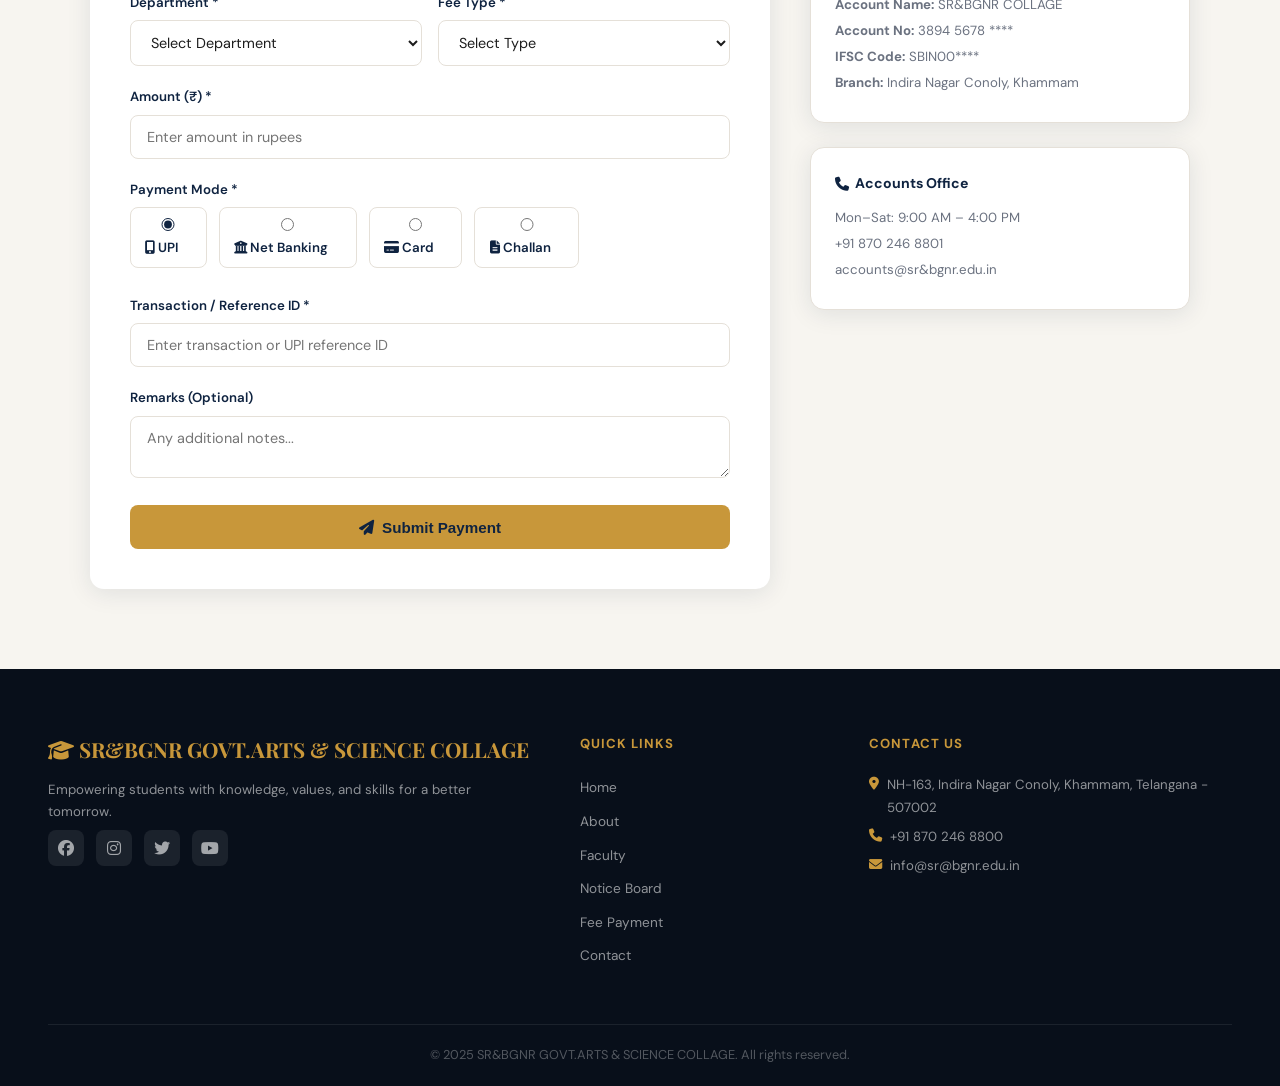
<file: fees.html>
﻿<!doctype html>
<html lang="en">

<head>
    <meta charset="UTF-8" />
    <meta name="viewport" content="width=device-width, initial-scale=1.0" />
    <title>Fee Payment | SR&BGNR GOVT.ARTS & SCIENCE COLLAGE</title>
    <link rel="stylesheet" href="style.css" />
    <link href="https://fonts.googleapis.com/css2?family=Playfair+Display:wght@700;900&family=DM+Sans:wght@300;400;500;600&display=swap" rel="stylesheet" />
    <link rel="stylesheet" href="https://cdnjs.cloudflare.com/ajax/libs/font-awesome/6.5.0/css/all.min.css" />
</head>

<body>
    <nav class="navbar">
        <div class="nav-brand">
            <div class="logo-icon"><i class="fas fa-graduation-cap"></i></div>
            <div>
                <span class="college-name">SR&BGNR GOVT.ARTS & SCIENCE COLLAGE</span
          ><span class="college-sub">AUTONOMOUS</span>
            </div>
        </div>
        <ul class="nav-links">
            <li><a href="index.html">Home</a></li>
            <li><a href="about.html">About</a></li>
            <li><a href="faculty.html">Faculty</a></li>
            <li><a href="noticeboard.html">Notices</a></li>
            <li><a href="fees.html" class="active">Fee Payment</a></li>
            <li><a href="contact.html">Contact</a></li>
        </ul>
        <div class="hamburger" onclick="toggleMenu()">
            <i class="fas fa-bars"></i>
        </div>
    </nav>

    <div class="page-hero">
        <h1>Fee Payment</h1>
        <p>View fee structure and submit your payment details</p>
    </div>

    <section class="section">
        <!-- Fee Structure -->
        <div class="section-header">
            <p class="section-tag">Academics 2025-26</p>
            <h2>Fee Structure</h2>
        </div>

        <div class="fee-tabs">
            <button class="fee-tab active" onclick="showFeeTable('ug', this)">
          KU Programs
        </button>
        </div>

        <div id="fee-ug" class="fee-table-wrap">
            <table class="fee-table">
                <thead>
                    <tr>
                        <th>Course</th>
                        <th>Tuition Fee</th>
                        <th>Exam Fee</th>
                        <th>Other Charges</th>
                        <th>Total (Per Year)</th>
                    </tr>
                </thead>
                <tbody>
                    <tr>
                        <td>B.Sc (CS)</td>
                        <td>₹30,000(Free)</td>
                        <td>₹3,500</td>
                        <td>₹2,500(Free)</td>
                        <td><strong>₹41,000</strong></td>
                    </tr>
                    <tr>
                        <td>B.Sc (MPC)</td>
                        <td>₹28,000(Free)</td>
                        <td>₹3,000</td>
                        <td>₹2,500(Free)</td>
                        <td><strong>₹33,500</strong></td>
                    </tr>
                    <tr>
                        <td>B.Com</td>
                        <td>₹22,000(Free)</td>
                        <td>₹2,500</td>
                        <td>₹2,000(Free)</td>
                        <td><strong>₹26,500</strong></td>
                    </tr>
                    <tr>
                        <td>B.A (HEP)</td>
                        <td>₹18,000(Free)</td>
                        <td>₹2,000</td>
                        <td>₹2,000(Free)</td>
                        <td><strong>₹22,000</strong></td>
                    </tr>
                    <tr>
                        <td>B.B.A</td>
                        <td>₹30,000(Free)</td>
                        <td>₹3,000</td>
                        <td>₹2,500(Free)</td>
                        <td><strong>₹35,500</strong></td>
                    </tr>
                </tbody>
            </table>
        </div>

        <!--<div id="fee-eng" class="fee-table-wrap" style="display: none">
        <table class="fee-table">
          <thead>
            <tr>
              <th>Course</th>
              <th>Tuition Fee</th>
              <th>Exam Fee</th>
              <th>Other Charges</th>
              <th>Total (Per Year)</th>
            </tr>
          </thead>
          <tbody>
            <tr>
              <td>B.Tech (CSE)</td>
              <td>₹80,000</td>
              <td>₹5,000</td>
              <td>₹5,000</td>
              <td><strong>₹90,000</strong></td>
            </tr>
            <tr>
              <td>B.Tech (ECE)</td>
              <td>₹75,000</td>
              <td>₹5,000</td>
              <td>₹5,000</td>
              <td><strong>₹85,000</strong></td>
            </tr>
            <tr>
              <td>B.Tech (Mech)</td>
              <td>₹72,000</td>
              <td>₹5,000</td>
              <td>₹4,500</td>
              <td><strong>₹81,500</strong></td>
            </tr>
            <tr>
              <td>B.Tech (Civil)</td>
              <td>₹70,000</td>
              <td>₹5,000</td>
              <td>₹4,500</td>
              <td><strong>₹79,500</strong></td>
            </tr>
          </tbody>
        </table>
      </div>
      --->

        <p class="fee-note">
            <i class="fas fa-info-circle"></i> Note: Fees are subject to revision.Only Tuition fee is free for all the students. Hostel and transport fees are charged separately. Scholarships and fee waivers are available for eligible students.
        </p>
    </section>

    <!-- Payment Form -->
    <section class="section payment-section">
        <div class="section-header">
            <p class="section-tag">Online Payment</p>
            <h2>Submit Fee Payment</h2>
        </div>

        <div class="payment-wrapper">
            <div class="payment-form-box">
                <div id="paySuccess" class="pay-success" style="display: none">
                    <div class="success-icon"><i class="fas fa-check-circle"></i></div>
                    <h3>Payment Submitted Successfully!</h3>
                    <p>
                        Your fee payment request has been received. A confirmation will be sent to your registered email within 24 hours.
                    </p>
                    <p class="receipt-id">
                        Receipt ID: <strong id="receiptId"></strong>
                    </p>
                    <button class="btn-primary" onclick="resetPayForm()">
              Pay Another Fee
            </button>
                </div>

                <div id="payForm">
                    <h3 class="form-title">
                        <i class="fas fa-rupee-sign"></i> Payment Details
                    </h3>

                    <div class="form-group">
                        <label>Full Name *</label>
                        <input type="text" id="payName" placeholder="Enter your full name" />
                    </div>
                    <div class="form-row">
                        <div class="form-group">
                            <label>Roll Number *</label>
                            <input type="text" id="payRoll" placeholder="e.g. CS2021045" />
                        </div>
                        <div class="form-group">
                            <label>Academic Year *</label>
                            <select id="payYear">
                  <option value="">Select Year</option>
                  <option>2025-26</option>
                  <option>2024-25</option>
                  <option>2023-24</option>
                </select>
                        </div>
                    </div>
                    <div class="form-row">
                        <div class="form-group">
                            <label>Department *</label>
                            <select id="payDept">
                  <option value="">Select Department</option>
                  <option>Computer Science</option>
                  <option>Engineering</option>
                  <option>Commerce</option>
                  <option>Sciences</option>
                  <option>Arts & Humanities</option>
                </select>
                        </div>
                        <div class="form-group">
                            <label>Fee Type *</label>
                            <select id="payFeeType">
                  <option value="">Select Type</option>
                 <option>Tuition Fee</optio>
                  <option>Exam Fee</option>
                  <option>Supply Fee</option>
                  
                  <option>Other</option>
                </select>
                        </div>
                    </div>
                    <div class="form-group">
                        <label>Amount (₹) *</label>
                        <input type="number" id="payAmount" placeholder="Enter amount in rupees" />
                    </div>
                    <div class="form-group">
                        <label>Payment Mode *</label>
                        <div class="payment-modes">
                            <label class="mode-option"><input type="radio" name="mode" value="upi" checked /><i
                    class="fas fa-mobile-alt"
                  ></i>
                  UPI</label
                >
                <label class="mode-option"
                  ><input type="radio" name="mode" value="netbanking" /><i
                    class="fas fa-university"
                  ></i>
                  Net Banking</label
                >
                <label class="mode-option"
                  ><input type="radio" name="mode" value="card" /><i
                    class="fas fa-credit-card"
                  ></i>
                  Card</label
                >
                <label class="mode-option"
                  ><input type="radio" name="mode" value="challan" /><i
                    class="fas fa-file-alt"
                  ></i>
                  Challan</label
                >
              </div>
            </div>
            <div class="form-group">
              <label>Transaction / Reference ID *</label>
                            <input type="text" id="payTxn" placeholder="Enter transaction or UPI reference ID" />
                        </div>
                        <div class="form-group">
                            <label>Remarks (Optional)</label>
                            <textarea id="payRemarks" rows="2" placeholder="Any additional notes..."></textarea>
                        </div>

                        <div id="payError" class="pay-error" style="display: none"></div>

                        <button class="btn-primary full-width" onclick="submitPayment()">
              <i class="fas fa-paper-plane"></i> Submit Payment
            </button>
                    </div>
                </div>

                <div class="payment-info-box">
                    <h3><i class="fas fa-info-circle"></i> Payment Guidelines</h3>
                    <ul>
                        <li>
                            <i class="fas fa-check"></i> Keep your transaction ID ready before filling the form
                        </li>
                        <li>
                            <i class="fas fa-check"></i> Cross-check the amount with the fee structure above
                        </li>
                        <li>
                            <i class="fas fa-check"></i> Confirmation will be sent to your registered email
                        </li>
                        <li>
                            <i class="fas fa-check"></i> For issues, contact the Accounts Office
                        </li>
                    </ul>
                    <div class="bank-details">
                        <h4><i class="fas fa-university"></i> Bank Details</h4>
                        <p><strong>Bank:</strong> State Bank of India</p>
                        <p><strong>Account Name:</strong> SR&BGNR COLLAGE</p>
                        <p><strong>Account No:</strong> 3894 5678 ****</p>
                        <p><strong>IFSC Code:</strong> SBIN00****</p>
                        <p><strong>Branch:</strong> Indira Nagar Conoly, Khammam</p>
                    </div>
                    <div class="contact-accounts">
                        <h4><i class="fas fa-phone"></i> Accounts Office</h4>
                        <p>Mon–Sat: 9:00 AM – 4:00 PM</p>
                        <p>+91 870 246 8801</p>
                        <p>accounts@sr&bgnr.edu.in</p>
                    </div>
                </div>
            </div>
    </section>

    <footer class="footer">
        <div class="footer-grid">
            <div>
                <div class="footer-brand">
                    <i class="fas fa-graduation-cap"></i> SR&BGNR GOVT.ARTS & SCIENCE COLLAGE
                </div>
                <p class="footer-desc">
                    Empowering students with knowledge, values, and skills for a better tomorrow.
                </p>
                <div class="social-links">
                    <a href="#"><i class="fab fa-facebook"></i></a
            ><a href="#"><i class="fab fa-instagram"></i></a>
                    <a href="#"><i class="fab fa-twitter"></i></a
            ><a href="#"><i class="fab fa-youtube"></i></a>
                </div>
            </div>
            <div>
                <h4>Quick Links</h4>
                <ul class="footer-links">
                    <li><a href="index.html">Home</a></li>
                    <li><a href="about.html">About</a></li>
                    <li><a href="faculty.html">Faculty</a></li>
                    <li><a href="noticeboard.html">Notice Board</a></li>
                    <li><a href="fees.html">Fee Payment</a></li>
                    <li><a href="contact.html">Contact</a></li>
                </ul>
            </div>
            <div>
                <h4>Contact Us</h4>
                <p>
                    <i class="fas fa-map-marker-alt"></i> NH-163, Indira Nagar Conoly, Khammam, Telangana - 507002
                </p>
                <p><i class="fas fa-phone"></i> +91 870 246 8800</p>
                <p><i class="fas fa-envelope"></i> info@sr@bgnr.edu.in</p>
            </div>
        </div>
        <div class="footer-bottom">
            &copy; 2025 SR&BGNR GOVT.ARTS & SCIENCE COLLAGE. All rights reserved.
        </div>
    </footer>

    <script src="main.js"></script>
</body>

</html>
</file>
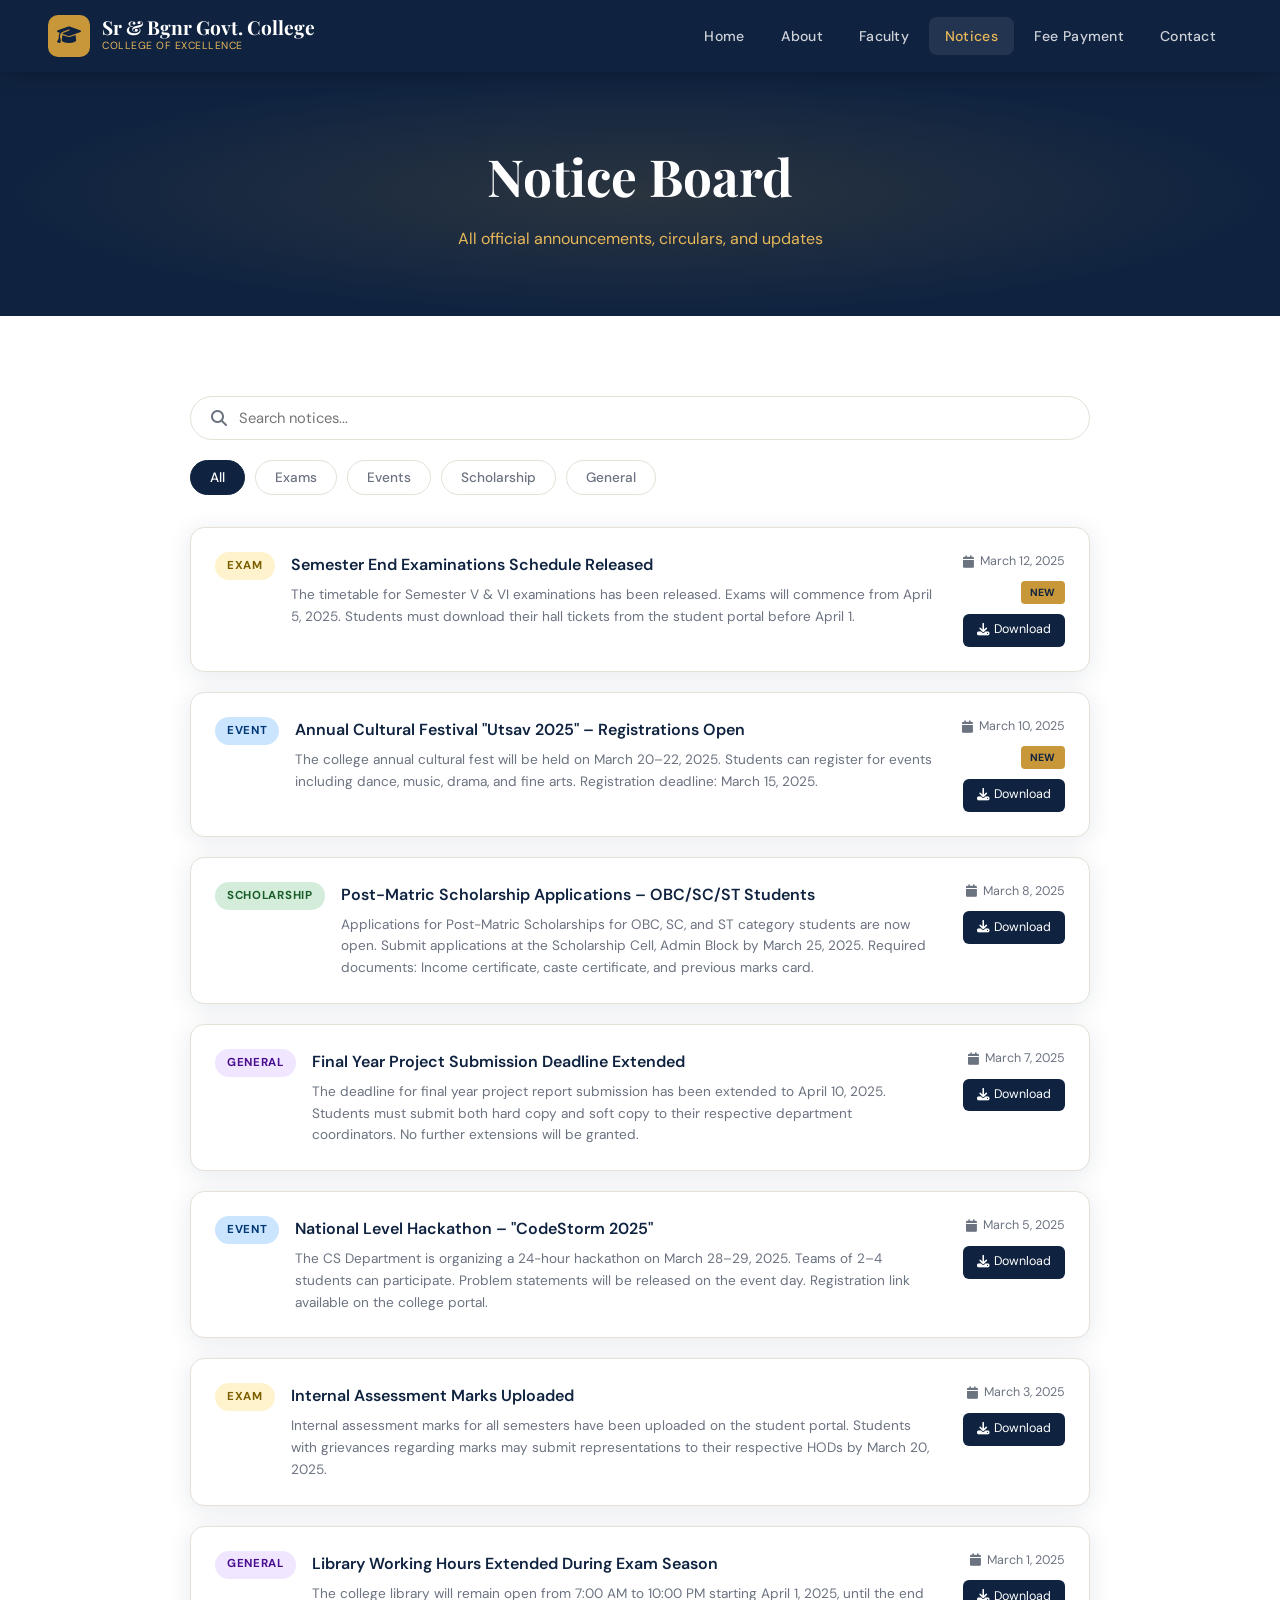
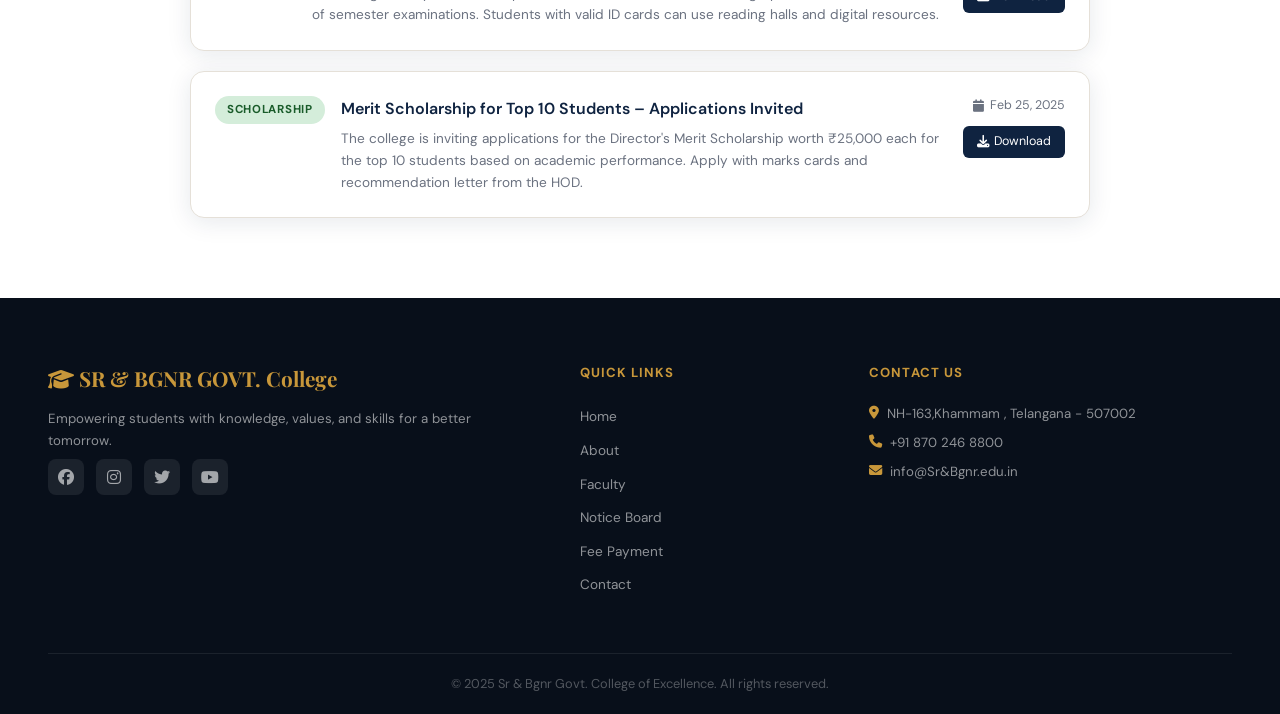
<file: noticeboard.html>
﻿<!doctype html>
<html lang="en">

<head>
    <meta charset="UTF-8" />
    <meta name="viewport" content="width=device-width, initial-scale=1.0" />
    <title>Notice Board | Sr & Bgnr Govt. College</title>
    <link rel="stylesheet" href="style.css" />
    <link href="https://fonts.googleapis.com/css2?family=Playfair+Display:wght@700;900&family=DM+Sans:wght@300;400;500;600&display=swap" rel="stylesheet" />
    <link rel="stylesheet" href="https://cdnjs.cloudflare.com/ajax/libs/font-awesome/6.5.0/css/all.min.css" />
</head>

<body>
    <nav class="navbar">
        <div class="nav-brand">
            <div class="logo-icon"><i class="fas fa-graduation-cap"></i></div>
            <div>
                <span class="college-name">Sr & Bgnr Govt. College</span
          ><span class="college-sub">College of Excellence</span>
            </div>
        </div>
        <ul class="nav-links">
            <li><a href="index.html">Home</a></li>
            <li><a href="about.html">About</a></li>
            <li><a href="faculty.html">Faculty</a></li>
            <li><a href="noticeboard.html" class="active">Notices</a></li>
            <li><a href="fees.html">Fee Payment</a></li>
            <li><a href="contact.html">Contact</a></li>
        </ul>
        <div class="hamburger" onclick="toggleMenu()">
            <i class="fas fa-bars"></i>
        </div>
    </nav>

    <div class="page-hero">
        <h1>Notice Board</h1>
        <p>All official announcements, circulars, and updates</p>
    </div>

    <section class="section">
        <!-- Search + Filter -->
        <div class="notice-controls">
            <div class="search-box">
                <i class="fas fa-search"></i>
                <input type="text" id="noticeSearch" placeholder="Search notices..." oninput="searchNotices()" />
            </div>
            <div class="filter-bar">
                <button class="filter-btn active" onclick="filterNotices('all', this)">
            All
          </button>
                <button class="filter-btn" onclick="filterNotices('exam', this)">
            Exams
          </button>
                <button class="filter-btn" onclick="filterNotices('event', this)">
            Events
          </button>
                <button class="filter-btn" onclick="filterNotices('scholarship', this)">
            Scholarship
          </button>
                <button class="filter-btn" onclick="filterNotices('general', this)">
            General
          </button>
            </div>
        </div>

        <!-- Notices List -->
        <div class="notice-list" id="noticeList">
            <div class="notice-item" data-cat="exam">
                <div class="notice-left">
                    <span class="notice-cat exam">Exam</span>
                    <div>
                        <h3>Semester End Examinations Schedule Released</h3>
                        <p>
                            The timetable for Semester V & VI examinations has been released. Exams will commence from April 5, 2025. Students must download their hall tickets from the student portal before April 1.
                        </p>
                    </div>
                </div>
                <div class="notice-meta">
                    <span class="notice-date"><i class="fas fa-calendar"></i> March 12, 2025</span
            >
            <span class="badge">New</span>
                    <a href="#" class="notice-download"><i class="fas fa-download"></i> Download</a
            >
          </div>
        </div>

        <div class="notice-item" data-cat="event">
          <div class="notice-left">
            <span class="notice-cat event">Event</span>
            <div>
              <h3>
                Annual Cultural Festival "Utsav 2025" – Registrations Open
              </h3>
              <p>
                The college annual cultural fest will be held on March 20–22,
                2025. Students can register for events including dance, music,
                drama, and fine arts. Registration deadline: March 15, 2025.
              </p>
            </div>
          </div>
          <div class="notice-meta">
            <span class="notice-date"
              ><i class="fas fa-calendar"></i> March 10, 2025</span
            >
            <span class="badge">New</span>
            <a href="#" class="notice-download"
              ><i class="fas fa-download"></i> Download</a
            >
          </div>
        </div>

        <div class="notice-item" data-cat="scholarship">
          <div class="notice-left">
            <span class="notice-cat scholarship">Scholarship</span>
            <div>
              <h3>Post-Matric Scholarship Applications – OBC/SC/ST Students</h3>
              <p>
                Applications for Post-Matric Scholarships for OBC, SC, and ST
                category students are now open. Submit applications at the
                Scholarship Cell, Admin Block by March 25, 2025. Required
                documents: Income certificate, caste certificate, and previous
                marks card.
              </p>
            </div>
          </div>
          <div class="notice-meta">
            <span class="notice-date"
              ><i class="fas fa-calendar"></i> March 8, 2025</span
            >
            <a href="#" class="notice-download"
              ><i class="fas fa-download"></i> Download</a
            >
          </div>
        </div>

        <div class="notice-item" data-cat="general">
          <div class="notice-left">
            <span class="notice-cat general">General</span>
            <div>
              <h3>Final Year Project Submission Deadline Extended</h3>
              <p>
                The deadline for final year project report submission has been
                extended to April 10, 2025. Students must submit both hard copy
                and soft copy to their respective department coordinators. No
                further extensions will be granted.
              </p>
            </div>
          </div>
          <div class="notice-meta">
            <span class="notice-date"
              ><i class="fas fa-calendar"></i> March 7, 2025</span
            >
            <a href="#" class="notice-download"
              ><i class="fas fa-download"></i> Download</a
            >
          </div>
        </div>

        <div class="notice-item" data-cat="event">
          <div class="notice-left">
            <span class="notice-cat event">Event</span>
            <div>
              <h3>National Level Hackathon – "CodeStorm 2025"</h3>
              <p>
                The CS Department is organizing a 24-hour hackathon on March
                28–29, 2025. Teams of 2–4 students can participate. Problem
                statements will be released on the event day. Registration link
                available on the college portal.
              </p>
            </div>
          </div>
          <div class="notice-meta">
            <span class="notice-date"
              ><i class="fas fa-calendar"></i> March 5, 2025</span
            >
            <a href="#" class="notice-download"
              ><i class="fas fa-download"></i> Download</a
            >
          </div>
        </div>

        <div class="notice-item" data-cat="exam">
          <div class="notice-left">
            <span class="notice-cat exam">Exam</span>
            <div>
              <h3>Internal Assessment Marks Uploaded</h3>
              <p>
                Internal assessment marks for all semesters have been uploaded
                on the student portal. Students with grievances regarding marks
                may submit representations to their respective HODs by March 20,
                2025.
              </p>
            </div>
          </div>
          <div class="notice-meta">
            <span class="notice-date"
              ><i class="fas fa-calendar"></i> March 3, 2025</span
            >
            <a href="#" class="notice-download"
              ><i class="fas fa-download"></i> Download</a
            >
          </div>
        </div>

        <div class="notice-item" data-cat="general">
          <div class="notice-left">
            <span class="notice-cat general">General</span>
            <div>
              <h3>Library Working Hours Extended During Exam Season</h3>
              <p>
                The college library will remain open from 7:00 AM to 10:00 PM
                starting April 1, 2025, until the end of semester examinations.
                Students with valid ID cards can use reading halls and digital
                resources.
              </p>
            </div>
          </div>
          <div class="notice-meta">
            <span class="notice-date"
              ><i class="fas fa-calendar"></i> March 1, 2025</span
            >
            <a href="#" class="notice-download"
              ><i class="fas fa-download"></i> Download</a
            >
          </div>
        </div>

        <div class="notice-item" data-cat="scholarship">
          <div class="notice-left">
            <span class="notice-cat scholarship">Scholarship</span>
            <div>
              <h3>
                Merit Scholarship for Top 10 Students – Applications Invited
              </h3>
              <p>
                The college is inviting applications for the Director's Merit
                Scholarship worth ₹25,000 each for the top 10 students based on
                academic performance. Apply with marks cards and recommendation
                letter from the HOD.
              </p>
            </div>
          </div>
          <div class="notice-meta">
            <span class="notice-date"
              ><i class="fas fa-calendar"></i> Feb 25, 2025</span
            >
            <a href="#" class="notice-download"
              ><i class="fas fa-download"></i> Download</a
            >
          </div>
        </div>
      </div>

      <div class="no-notices" id="noNotices" style="display: none">
        <i class="fas fa-search"></i>
        <p>No notices found matching your search.</p>
      </div>
    </section>

    <footer class="footer">
      <div class="footer-grid">
        <div>
          <div class="footer-brand">
            <i class="fas fa-graduation-cap"></i> SR & BGNR GOVT. College
          </div>
          <p class="footer-desc">
            Empowering students with knowledge, values, and skills for a better
            tomorrow.
          </p>
          <div class="social-links">
            <a href="#"><i class="fab fa-facebook"></i></a
            ><a href="#"><i class="fab fa-instagram"></i></a>
                    <a href="#"><i class="fab fa-twitter"></i></a
            ><a href="#"><i class="fab fa-youtube"></i></a>
                </div>
            </div>
            <div>
                <h4>Quick Links</h4>
                <ul class="footer-links">
                    <li><a href="index.html">Home</a></li>
                    <li><a href="about.html">About</a></li>
                    <li><a href="faculty.html">Faculty</a></li>
                    <li><a href="noticeboard.html">Notice Board</a></li>
                    <li><a href="fees.html">Fee Payment</a></li>
                    <li><a href="contact.html">Contact</a></li>
                </ul>
            </div>
            <div>
                <h4>Contact Us</h4>
                <p>
                    <i class="fas fa-map-marker-alt"></i> NH-163,Khammam , Telangana - 507002
                </p>
                <p><i class="fas fa-phone"></i> +91 870 246 8800</p>
                <p><i class="fas fa-envelope"></i> info@Sr&Bgnr.edu.in</p>
            </div>
        </div>
        <div class="footer-bottom">
            &copy; 2025 Sr & Bgnr Govt. College of Excellence. All rights reserved.
        </div>
        </footer>

        <script src="main.js"></script>
</body>

</html>
</file>
<file: style.css>
/* ============================================================
    COLLEGE — MAIN STYLESHEET
   ============================================================ */

:root {
    --navy: #0f2340;
    --navy-light: #1a3c5e;
    --gold: #c8973a;
    --gold-light: #e8b85a;
    --white: #ffffff;
    --off-white: #f7f5f0;
    --text: #1c1c1c;
    --text-muted: #6b7280;
    --border: #e5e0d8;
    --shadow: 0 4px 24px rgba(15, 35, 64, 0.10);
    --shadow-lg: 0 10px 40px rgba(15, 35, 64, 0.15);
    --radius: 14px;
    --radius-sm: 8px;
    --transition: 0.3s ease;
}

* {
    margin: 0;
    padding: 0;
    box-sizing: border-box;
}

html {
    scroll-behavior: smooth;
}

body {
    font-family: 'DM Sans', sans-serif;
    color: var(--text);
    background: var(--white);
    line-height: 1.6;
}

h1,
h2,
h3 {
    font-family: 'Playfair Display', serif;
}

a {
    text-decoration: none;
    color: inherit;
}


/* ============================================================
   NAVBAR
   ============================================================ */

.navbar {
    position: sticky;
    top: 0;
    z-index: 1000;
    background: var(--navy);
    display: flex;
    align-items: center;
    justify-content: space-between;
    padding: 0 3rem;
    height: 72px;
    box-shadow: 0 2px 20px rgba(0, 0, 0, 0.25);
}

.nav-brand {
    display: flex;
    align-items: center;
    gap: 0.75rem;
    text-decoration: none;
}

.logo-icon {
    width: 42px;
    height: 42px;
    background: var(--gold);
    border-radius: 10px;
    display: flex;
    align-items: center;
    justify-content: center;
    color: var(--navy);
    font-size: 1.2rem;
}

.college-name {
    display: block;
    font-family: 'Playfair Display', serif;
    font-size: 1.2rem;
    font-weight: 700;
    color: var(--white);
    line-height: 1.1;
}

.college-sub {
    display: block;
    font-size: 0.65rem;
    color: var(--gold-light);
    letter-spacing: 0.05em;
    text-transform: uppercase;
}

.nav-links {
    display: flex;
    list-style: none;
    gap: 0.25rem;
}

.nav-links a {
    display: block;
    padding: 0.5rem 1rem;
    color: rgba(255, 255, 255, 0.80);
    font-size: 0.88rem;
    font-weight: 500;
    border-radius: 8px;
    transition: var(--transition);
    letter-spacing: 0.02em;
}

.nav-links a:hover,
.nav-links a.active {
    color: var(--gold-light);
    background: rgba(255, 255, 255, 0.08);
}

.hamburger {
    display: none;
    color: var(--white);
    font-size: 1.4rem;
    cursor: pointer;
}


/* ============================================================
   HERO
   ============================================================ */

.hero {
    position: relative;
    min-height: 90vh;
    display: flex;
    flex-direction: column;
    justify-content: center;
    overflow: hidden;
    background: var(--navy);
}

.hero-bg {
    position: absolute;
    inset: 0;
    background: radial-gradient(ellipse at 70% 30%, rgba(200, 151, 58, 0.18) 0%, transparent 60%), radial-gradient(ellipse at 20% 80%, rgba(26, 60, 94, 0.8) 0%, transparent 50%), linear-gradient(135deg, #0a1a2e 0%, #1a3c5e 50%, #0f2340 100%);
}

.hero-bg::after {
    content: '';
    position: absolute;
    inset: 0;
    background-image: repeating-linear-gradient(0deg, transparent, transparent 80px, rgba(255, 255, 255, 0.02) 80px, rgba(255, 255, 255, 0.02) 81px), repeating-linear-gradient(90deg, transparent, transparent 80px, rgba(255, 255, 255, 0.02) 80px, rgba(255, 255, 255, 0.02) 81px);
}

.hero-content {
    position: relative;
    z-index: 2;
    padding: 5rem 3rem 2rem;
    max-width: 750px;
}

.hero-tag {
    display: inline-block;
    background: rgba(200, 151, 58, 0.2);
    color: var(--gold-light);
    border: 1px solid rgba(200, 151, 58, 0.4);
    padding: 0.35rem 1rem;
    border-radius: 50px;
    font-size: 0.8rem;
    letter-spacing: 0.08em;
    text-transform: uppercase;
    margin-bottom: 1.5rem;
}

.hero-title {
    font-size: clamp(2.8rem, 6vw, 5rem);
    font-weight: 900;
    color: var(--white);
    line-height: 1.1;
    margin-bottom: 1.25rem;
}

.hero-title .accent {
    color: var(--gold);
}

.hero-desc {
    font-size: 1.1rem;
    color: rgba(255, 255, 255, 0.70);
    max-width: 520px;
    margin-bottom: 2.5rem;
    line-height: 1.7;
}

.hero-btns {
    display: flex;
    gap: 1rem;
    flex-wrap: wrap;
}

.btn-primary {
    display: inline-flex;
    align-items: center;
    gap: 0.5rem;
    background: var(--gold);
    color: var(--navy);
    padding: 0.85rem 2rem;
    border-radius: 50px;
    font-weight: 600;
    font-size: 0.95rem;
    transition: var(--transition);
    border: none;
    cursor: pointer;
}

.btn-primary:hover {
    background: var(--gold-light);
    transform: translateY(-2px);
    box-shadow: 0 8px 20px rgba(200, 151, 58, 0.35);
}

.btn-outline {
    display: inline-flex;
    align-items: center;
    gap: 0.5rem;
    background: transparent;
    color: var(--white);
    padding: 0.85rem 2rem;
    border-radius: 50px;
    font-weight: 600;
    font-size: 0.95rem;
    border: 1.5px solid rgba(255, 255, 255, 0.35);
    transition: var(--transition);
    cursor: pointer;
}

.btn-outline:hover {
    background: rgba(255, 255, 255, 0.08);
    border-color: rgba(255, 255, 255, 0.7);
}

.hero-stats {
    position: relative;
    z-index: 2;
    display: flex;
    padding: 0 3rem 3rem;
    gap: 1.5rem;
    flex-wrap: wrap;
}

.stat-card {
    background: rgba(255, 255, 255, 0.07);
    border: 1px solid rgba(255, 255, 255, 0.12);
    backdrop-filter: blur(10px);
    border-radius: var(--radius);
    padding: 1.25rem 2rem;
    text-align: center;
    min-width: 120px;
}

.stat-num {
    display: block;
    font-family: 'Playfair Display', serif;
    font-size: 2rem;
    font-weight: 900;
    color: var(--gold);
}

.stat-label {
    display: block;
    font-size: 0.8rem;
    color: rgba(255, 255, 255, 0.65);
    text-transform: uppercase;
    letter-spacing: 0.05em;
    margin-top: 0.2rem;
}


/* ============================================================
   ANNOUNCEMENT STRIP
   ============================================================ */

.announcement-strip {
    background: var(--gold);
    display: flex;
    align-items: center;
    overflow: hidden;
    height: 44px;
}

.strip-label {
    background: var(--navy);
    color: var(--gold);
    padding: 0 1.25rem;
    height: 100%;
    display: flex;
    align-items: center;
    gap: 0.5rem;
    font-size: 0.78rem;
    font-weight: 600;
    text-transform: uppercase;
    letter-spacing: 0.05em;
    white-space: nowrap;
    flex-shrink: 0;
}

.strip-ticker {
    overflow: hidden;
    flex: 1;
    padding-left: 1rem;
}

.strip-ticker span {
    display: inline-block;
    color: var(--navy);
    font-size: 0.85rem;
    font-weight: 500;
    animation: ticker 30s linear infinite;
    white-space: nowrap;
}

@keyframes ticker {
    0% {
        transform: translateX(100%);
    }
    100% {
        transform: translateX(-100%);
    }
}


/* ============================================================
   SECTIONS
   ============================================================ */

.section {
    padding: 5rem 3rem;
}

.section:nth-child(even) {
    background: var(--off-white);
}

.section-header {
    text-align: center;
    margin-bottom: 3rem;
}

.section-tag {
    display: inline-block;
    background: rgba(200, 151, 58, 0.12);
    color: var(--gold);
    border: 1px solid rgba(200, 151, 58, 0.3);
    padding: 0.3rem 1rem;
    border-radius: 50px;
    font-size: 0.78rem;
    letter-spacing: 0.08em;
    text-transform: uppercase;
    font-weight: 600;
    margin-bottom: 0.75rem;
}

.section-header h2 {
    font-size: clamp(1.8rem, 3vw, 2.5rem);
    color: var(--navy);
}


/* ============================================================
   DEPARTMENTS GRID
   ============================================================ */

.dept-grid {
    display: grid;
    grid-template-columns: repeat(auto-fill, minmax(280px, 1fr));
    gap: 1.5rem;
    max-width: 1100px;
    margin: 0 auto;
}

.dept-card {
    background: var(--white);
    border: 1px solid var(--border);
    border-radius: var(--radius);
    padding: 2rem;
    transition: var(--transition);
    box-shadow: var(--shadow);
}

.dept-card:hover {
    transform: translateY(-6px);
    box-shadow: var(--shadow-lg);
    border-color: var(--gold);
}

.dept-icon {
    width: 56px;
    height: 56px;
    border-radius: 14px;
    display: flex;
    align-items: center;
    justify-content: center;
    color: white;
    font-size: 1.4rem;
    margin-bottom: 1.25rem;
}

.dept-card h3 {
    font-size: 1.1rem;
    color: var(--navy);
    margin-bottom: 0.5rem;
}

.dept-card p {
    font-size: 0.88rem;
    color: var(--text-muted);
    line-height: 1.5;
}


/* ============================================================
   WHY US
   ============================================================ */

.why-section {
    background: var(--navy) !important;
}

.why-section .section-tag {
    background: rgba(200, 151, 58, 0.2);
    color: var(--gold-light);
}

.why-section h2 {
    color: var(--white);
}

.why-grid {
    display: grid;
    grid-template-columns: repeat(auto-fill, minmax(240px, 1fr));
    gap: 1.5rem;
    max-width: 1000px;
    margin: 0 auto;
}

.why-card {
    background: rgba(255, 255, 255, 0.06);
    border: 1px solid rgba(255, 255, 255, 0.1);
    border-radius: var(--radius);
    padding: 2rem 1.75rem;
    transition: var(--transition);
    text-align: center;
}

.why-card:hover {
    background: rgba(200, 151, 58, 0.1);
    border-color: rgba(200, 151, 58, 0.4);
}

.why-card i {
    font-size: 2rem;
    color: var(--gold);
    margin-bottom: 1rem;
}

.why-card h3 {
    color: var(--white);
    font-size: 1.05rem;
    margin-bottom: 0.6rem;
}

.why-card p {
    color: rgba(255, 255, 255, 0.65);
    font-size: 0.88rem;
    line-height: 1.6;
}


/* ============================================================
   NOTICE HOME
   ============================================================ */

.notice-home-list {
    max-width: 780px;
    margin: 0 auto;
    display: flex;
    flex-direction: column;
    gap: 1rem;
}

.notice-home-item {
    background: var(--white);
    border: 1px solid var(--border);
    border-left: 4px solid var(--border);
    border-radius: var(--radius-sm);
    padding: 1.25rem 1.5rem;
    display: flex;
    align-items: flex-start;
    gap: 1rem;
    transition: var(--transition);
}

.notice-home-item.new {
    border-left-color: var(--gold);
}

.notice-home-item:hover {
    box-shadow: var(--shadow);
    transform: translateX(4px);
}

.notice-home-item .badge {
    background: var(--gold);
    color: var(--navy);
    font-size: 0.65rem;
    font-weight: 700;
    padding: 0.2rem 0.5rem;
    border-radius: 4px;
    text-transform: uppercase;
    letter-spacing: 0.05em;
    flex-shrink: 0;
}

.notice-home-item p {
    font-size: 0.92rem;
    color: var(--text);
    flex: 1;
}

.notice-home-item small {
    color: var(--text-muted);
    font-size: 0.78rem;
    display: block;
    margin-top: 0.25rem;
}


/* ============================================================
   PAGE HERO (inner pages)
   ============================================================ */

.page-hero {
    background: var(--navy);
    padding: 4rem 3rem;
    text-align: center;
    position: relative;
    overflow: hidden;
}

.page-hero::before {
    content: '';
    position: absolute;
    inset: 0;
    background: radial-gradient(ellipse at center, rgba(200, 151, 58, 0.15) 0%, transparent 70%);
}

.page-hero h1 {
    font-size: clamp(2rem, 4vw, 3.5rem);
    color: var(--white);
    position: relative;
    z-index: 1;
}

.page-hero p {
    color: var(--gold-light);
    margin-top: 0.5rem;
    font-size: 1rem;
    position: relative;
    z-index: 1;
}


/* ============================================================
   FILTER BAR
   ============================================================ */

.filter-bar {
    display: flex;
    gap: 0.6rem;
    flex-wrap: wrap;
    margin-bottom: 2rem;
}

.filter-btn {
    background: var(--white);
    border: 1.5px solid var(--border);
    color: var(--text-muted);
    padding: 0.5rem 1.2rem;
    border-radius: 50px;
    font-size: 0.85rem;
    font-weight: 500;
    cursor: pointer;
    transition: var(--transition);
    font-family: 'DM Sans', sans-serif;
}

.filter-btn:hover,
.filter-btn.active {
    background: var(--navy);
    color: var(--white);
    border-color: var(--navy);
}


/* ============================================================
   FACULTY GRID
   ============================================================ */

.faculty-grid {
    display: grid;
    grid-template-columns: repeat(auto-fill, minmax(260px, 1fr));
    gap: 1.5rem;
    max-width: 1100px;
    margin: 0 auto;
}

.faculty-card {
    background: var(--white);
    border: 1px solid var(--border);
    border-radius: var(--radius);
    overflow: hidden;
    box-shadow: var(--shadow);
    transition: var(--transition);
}

.faculty-card:hover {
    transform: translateY(-6px);
    box-shadow: var(--shadow-lg);
}

.faculty-avatar {
    height: 130px;
    display: flex;
    align-items: center;
    justify-content: center;
    color: rgba(255, 255, 255, 0.4);
    font-size: 3.5rem;
}

.faculty-info {
    padding: 1.5rem;
}

.faculty-info h3 {
    font-size: 1.05rem;
    color: var(--navy);
    margin-bottom: 0.3rem;
}

.faculty-role {
    color: var(--gold);
    font-size: 0.82rem;
    font-weight: 600;
    margin-bottom: 0.75rem;
}

.faculty-dept,
.faculty-qual,
.faculty-exp {
    font-size: 0.82rem;
    color: var(--text-muted);
    margin-bottom: 0.3rem;
    display: flex;
    align-items: center;
    gap: 0.4rem;
}

.faculty-dept i,
.faculty-qual i,
.faculty-exp i {
    color: var(--navy);
    width: 14px;
}


/* ============================================================
   NOTICE BOARD
   ============================================================ */

.notice-controls {
    max-width: 900px;
    margin: 0 auto 2rem;
}

.search-box {
    display: flex;
    align-items: center;
    gap: 0.75rem;
    border: 1.5px solid var(--border);
    border-radius: 50px;
    padding: 0.7rem 1.25rem;
    margin-bottom: 1.25rem;
    background: var(--white);
    transition: var(--transition);
}

.search-box:focus-within {
    border-color: var(--navy);
    box-shadow: 0 0 0 3px rgba(15, 35, 64, 0.08);
}

.search-box i {
    color: var(--text-muted);
}

.search-box input {
    flex: 1;
    border: none;
    outline: none;
    font-family: 'DM Sans', sans-serif;
    font-size: 0.92rem;
    color: var(--text);
    background: transparent;
}

.notice-list {
    max-width: 900px;
    margin: 0 auto;
    display: flex;
    flex-direction: column;
    gap: 1.25rem;
}

.notice-item {
    background: var(--white);
    border: 1px solid var(--border);
    border-radius: var(--radius);
    padding: 1.5rem;
    display: flex;
    align-items: flex-start;
    justify-content: space-between;
    gap: 1.5rem;
    box-shadow: var(--shadow);
    transition: var(--transition);
}

.notice-item:hover {
    box-shadow: var(--shadow-lg);
    transform: translateY(-2px);
}

.notice-left {
    display: flex;
    align-items: flex-start;
    gap: 1rem;
    flex: 1;
}

.notice-cat {
    display: inline-block;
    padding: 0.3rem 0.75rem;
    border-radius: 50px;
    font-size: 0.72rem;
    font-weight: 700;
    text-transform: uppercase;
    letter-spacing: 0.06em;
    white-space: nowrap;
    flex-shrink: 0;
}

.notice-cat.exam {
    background: #fff3cd;
    color: #7b5e00;
}

.notice-cat.event {
    background: #cce5ff;
    color: #003875;
}

.notice-cat.scholarship {
    background: #d4edda;
    color: #1a5c2a;
}

.notice-cat.general {
    background: #f0e6ff;
    color: #4a0e8f;
}

.notice-item h3 {
    font-size: 1rem;
    color: var(--navy);
    margin-bottom: 0.4rem;
    font-family: 'DM Sans', sans-serif;
    font-weight: 600;
}

.notice-item p {
    font-size: 0.85rem;
    color: var(--text-muted);
    line-height: 1.6;
}

.notice-meta {
    display: flex;
    flex-direction: column;
    align-items: flex-end;
    gap: 0.6rem;
    flex-shrink: 0;
}

.notice-date {
    font-size: 0.78rem;
    color: var(--text-muted);
    display: flex;
    align-items: center;
    gap: 0.4rem;
    white-space: nowrap;
}

.notice-item .badge {
    background: var(--gold);
    color: var(--navy);
    font-size: 0.65rem;
    font-weight: 700;
    padding: 0.2rem 0.6rem;
    border-radius: 4px;
    text-transform: uppercase;
}

.notice-download {
    background: var(--navy);
    color: var(--white);
    padding: 0.4rem 0.85rem;
    border-radius: 6px;
    font-size: 0.78rem;
    display: flex;
    align-items: center;
    gap: 0.35rem;
    transition: var(--transition);
}

.notice-download:hover {
    background: var(--gold);
    color: var(--navy);
}

.no-notices {
    text-align: center;
    padding: 4rem;
    color: var(--text-muted);
}

.no-notices i {
    font-size: 3rem;
    margin-bottom: 1rem;
    display: block;
}


/* ============================================================
   ABOUT PAGE
   ============================================================ */

.about-intro {
    display: grid;
    grid-template-columns: 1fr 1fr;
    gap: 4rem;
    align-items: center;
    max-width: 1100px;
    margin: 0 auto;
}

.about-text h2 {
    font-size: 2.2rem;
    color: var(--navy);
    margin-bottom: 1.25rem;
}

.about-text p {
    color: var(--text-muted);
    line-height: 1.8;
    margin-bottom: 1rem;
}

.about-highlights {
    display: flex;
    gap: 1rem;
    flex-wrap: wrap;
    margin-top: 1.5rem;
}

.highlight {
    display: flex;
    align-items: center;
    gap: 0.5rem;
    background: var(--off-white);
    border: 1px solid var(--border);
    border-radius: 8px;
    padding: 0.5rem 0.85rem;
    font-size: 0.82rem;
    font-weight: 500;
    color: var(--navy);
}

.highlight i {
    color: var(--gold);
}

.img-placeholder {
    background: linear-gradient(135deg, var(--navy), var(--navy-light));
    border-radius: var(--radius);
    height: 320px;
    display: flex;
    flex-direction: column;
    align-items: center;
    justify-content: center;
    color: rgba(255, 255, 255, 0.3);
    font-size: 3rem;
    gap: 0.75rem;
}

.img-placeholder span {
    font-size: 0.9rem;
}

.vm-section {
    background: var(--off-white);
}

.vm-grid {
    display: grid;
    grid-template-columns: repeat(3, 1fr);
    gap: 1.5rem;
    max-width: 1000px;
    margin: 0 auto;
}

.vm-card {
    border-radius: var(--radius);
    padding: 2.5rem 2rem;
    text-align: center;
}

.vm-card.vision {
    background: var(--navy);
    color: var(--white);
}

.vm-card.mission {
    background: var(--gold);
    color: var(--navy);
}

.vm-card.values {
    background: var(--white);
    border: 2px solid var(--navy);
}

.vm-card i {
    font-size: 2.2rem;
    margin-bottom: 1rem;
    display: block;
    opacity: 0.85;
}

.vm-card h3 {
    font-size: 1.3rem;
    margin-bottom: 0.75rem;
}

.vm-card p {
    font-size: 0.88rem;
    line-height: 1.7;
    opacity: 0.85;
}


/* TIMELINE */

.timeline {
    max-width: 800px;
    margin: 0 auto;
    position: relative;
}

.timeline::before {
    content: '';
    position: absolute;
    left: 50%;
    transform: translateX(-50%);
    top: 0;
    bottom: 0;
    width: 2px;
    background: var(--border);
}

.tl-item {
    display: flex;
    margin-bottom: 2rem;
}

.tl-item.left {
    justify-content: flex-end;
    padding-right: calc(50% + 2rem);
}

.tl-item.right {
    justify-content: flex-start;
    padding-left: calc(50% + 2rem);
}

.tl-content {
    background: var(--white);
    border: 1px solid var(--border);
    border-radius: var(--radius-sm);
    padding: 1.25rem 1.5rem;
    box-shadow: var(--shadow);
    max-width: 280px;
}

.tl-content h4 {
    font-family: 'Playfair Display', serif;
    color: var(--gold);
    font-size: 1.2rem;
    margin-bottom: 0.35rem;
}

.tl-content p {
    font-size: 0.88rem;
    color: var(--text-muted);
}

.infra-grid {
    display: grid;
    grid-template-columns: repeat(auto-fill, minmax(160px, 1fr));
    gap: 1.25rem;
    max-width: 900px;
    margin: 0 auto;
}

.infra-card {
    background: var(--white);
    border: 1px solid var(--border);
    border-radius: var(--radius);
    padding: 1.75rem 1.25rem;
    text-align: center;
    transition: var(--transition);
    box-shadow: var(--shadow);
}

.infra-card:hover {
    border-color: var(--gold);
    transform: translateY(-4px);
}

.infra-card i {
    font-size: 1.8rem;
    color: var(--navy);
    margin-bottom: 0.75rem;
    display: block;
}

.infra-card h4 {
    font-size: 0.85rem;
    color: var(--navy);
    font-family: 'DM Sans', sans-serif;
    font-weight: 600;
}


/* ============================================================
   FEE PAGE
   ============================================================ */

.fee-tabs {
    display: flex;
    gap: 0.75rem;
    margin-bottom: 1.5rem;
    flex-wrap: wrap;
}

.fee-tab {
    background: var(--white);
    border: 1.5px solid var(--border);
    color: var(--text-muted);
    padding: 0.6rem 1.5rem;
    border-radius: 8px;
    font-size: 0.88rem;
    font-weight: 600;
    cursor: pointer;
    transition: var(--transition);
    font-family: 'DM Sans', sans-serif;
}

.fee-tab.active {
    background: var(--navy);
    color: var(--white);
    border-color: var(--navy);
}

.fee-tab:hover:not(.active) {
    border-color: var(--navy);
    color: var(--navy);
}

.fee-table-wrap {
    overflow-x: auto;
    max-width: 900px;
}

.fee-table {
    width: 100%;
    border-collapse: collapse;
    margin-bottom: 1rem;
    background: var(--white);
    border-radius: var(--radius);
    overflow: hidden;
    box-shadow: var(--shadow);
}

.fee-table thead {
    background: var(--navy);
    color: var(--white);
}

.fee-table th {
    padding: 1rem 1.25rem;
    text-align: left;
    font-size: 0.85rem;
    font-weight: 600;
    letter-spacing: 0.03em;
}

.fee-table td {
    padding: 0.9rem 1.25rem;
    font-size: 0.88rem;
    border-bottom: 1px solid var(--border);
}

.fee-table tbody tr:hover {
    background: var(--off-white);
}

.fee-table tbody tr:last-child td {
    border-bottom: none;
}

.fee-note {
    font-size: 0.82rem;
    color: var(--text-muted);
    display: flex;
    align-items: center;
    gap: 0.4rem;
    max-width: 900px;
    margin-top: 0.5rem;
}

.fee-note i {
    color: var(--gold);
}

.payment-section {
    background: var(--off-white);
}

.payment-wrapper {
    display: grid;
    grid-template-columns: 1fr 380px;
    gap: 2.5rem;
    max-width: 1100px;
    margin: 0 auto;
    align-items: start;
}

.payment-form-box {
    background: var(--white);
    border-radius: var(--radius);
    padding: 2.5rem;
    box-shadow: var(--shadow);
}

.form-title {
    font-size: 1.25rem;
    color: var(--navy);
    margin-bottom: 1.75rem;
    font-family: 'DM Sans', sans-serif;
    font-weight: 700;
}

.form-group {
    margin-bottom: 1.25rem;
}

.form-group label {
    display: block;
    font-size: 0.83rem;
    font-weight: 600;
    color: var(--navy);
    margin-bottom: 0.45rem;
}

.form-group input,
.form-group select,
.form-group textarea {
    width: 100%;
    border: 1.5px solid var(--border);
    border-radius: var(--radius-sm);
    padding: 0.75rem 1rem;
    font-family: 'DM Sans', sans-serif;
    font-size: 0.9rem;
    color: var(--text);
    background: var(--white);
    transition: var(--transition);
    outline: none;
    resize: vertical;
}

.form-group input:focus,
.form-group select:focus,
.form-group textarea:focus {
    border-color: var(--navy);
    box-shadow: 0 0 0 3px rgba(15, 35, 64, 0.08);
}

.form-row {
    display: grid;
    grid-template-columns: 1fr 1fr;
    gap: 1rem;
}

.payment-modes {
    display: flex;
    gap: 0.75rem;
    flex-wrap: wrap;
}

.mode-option {
    display: flex;
    align-items: center;
    gap: 0.5rem;
    border: 1.5px solid var(--border);
    border-radius: 8px;
    padding: 0.5rem 0.9rem;
    cursor: pointer;
    font-size: 0.84rem;
    transition: var(--transition);
}

.mode-option:hover {
    border-color: var(--navy);
}

.mode-option input {
    accent-color: var(--navy);
}

.full-width {
    width: 100%;
    justify-content: center;
    border-radius: 8px;
}

.pay-success {
    text-align: center;
    padding: 2rem 1rem;
}

.success-icon {
    font-size: 3.5rem;
    color: #27ae60;
    margin-bottom: 1rem;
}

.pay-success h3 {
    color: var(--navy);
    margin-bottom: 0.75rem;
}

.pay-success p {
    color: var(--text-muted);
    font-size: 0.9rem;
    margin-bottom: 0.5rem;
}

.receipt-id {
    color: var(--navy);
    font-size: 0.9rem;
    margin-bottom: 1.5rem;
}

.pay-error {
    background: #fee2e2;
    color: #b91c1c;
    border: 1px solid #fca5a5;
    border-radius: 8px;
    padding: 0.75rem 1rem;
    font-size: 0.85rem;
    margin-bottom: 1rem;
}

.payment-info-box {
    display: flex;
    flex-direction: column;
    gap: 1.5rem;
}

.payment-info-box h3 {
    font-size: 1rem;
    color: var(--navy);
    margin-bottom: 0.75rem;
    font-family: 'DM Sans', sans-serif;
    font-weight: 700;
    display: flex;
    align-items: center;
    gap: 0.5rem;
}

.payment-info-box ul {
    list-style: none;
}

.payment-info-box ul li {
    display: flex;
    align-items: flex-start;
    gap: 0.5rem;
    font-size: 0.84rem;
    color: var(--text-muted);
    margin-bottom: 0.5rem;
}

.payment-info-box ul li i {
    color: #27ae60;
    margin-top: 2px;
}

.bank-details,
.contact-accounts {
    background: var(--white);
    border: 1px solid var(--border);
    border-radius: var(--radius);
    padding: 1.5rem;
    box-shadow: var(--shadow);
}

.bank-details h4,
.contact-accounts h4 {
    font-size: 0.88rem;
    font-weight: 700;
    color: var(--navy);
    margin-bottom: 0.75rem;
    display: flex;
    align-items: center;
    gap: 0.4rem;
}

.bank-details p,
.contact-accounts p {
    font-size: 0.83rem;
    color: var(--text-muted);
    margin-bottom: 0.3rem;
}


/* ============================================================
   CONTACT PAGE
   ============================================================ */

.contact-wrapper {
    display: grid;
    grid-template-columns: 1fr 1fr;
    gap: 3rem;
    max-width: 1100px;
    margin: 0 auto;
    align-items: start;
}

.contact-info h2 {
    font-size: 2rem;
    color: var(--navy);
    margin-bottom: 0.75rem;
}

.contact-info>p {
    color: var(--text-muted);
    margin-bottom: 2rem;
    font-size: 0.92rem;
}

.contact-cards {
    display: flex;
    flex-direction: column;
    gap: 1rem;
    margin-bottom: 1.5rem;
}

.contact-card {
    display: flex;
    align-items: flex-start;
    gap: 1rem;
    background: var(--off-white);
    border-radius: var(--radius-sm);
    padding: 1.1rem 1.25rem;
    border: 1px solid var(--border);
}

.contact-icon {
    width: 40px;
    height: 40px;
    background: var(--navy);
    color: var(--gold);
    border-radius: 10px;
    display: flex;
    align-items: center;
    justify-content: center;
    flex-shrink: 0;
}

.contact-card h4 {
    font-size: 0.82rem;
    color: var(--gold);
    font-weight: 700;
    margin-bottom: 0.2rem;
    text-transform: uppercase;
    letter-spacing: 0.05em;
    font-family: 'DM Sans', sans-serif;
}

.contact-card p {
    font-size: 0.85rem;
    color: var(--text);
    line-height: 1.5;
}

.map-box {
    border-radius: var(--radius);
    overflow: hidden;
    border: 1px solid var(--border);
}

.contact-form-box {
    background: var(--white);
    border-radius: var(--radius);
    padding: 2.5rem;
    box-shadow: var(--shadow);
}

.contact-form-box h3 {
    font-size: 1.4rem;
    color: var(--navy);
    margin-bottom: 1.75rem;
}

.dept-contact-section {
    background: var(--off-white);
}

.dept-contact-grid {
    display: grid;
    grid-template-columns: repeat(auto-fill, minmax(220px, 1fr));
    gap: 1.25rem;
    max-width: 1000px;
    margin: 0 auto;
}

.dept-contact-card {
    background: var(--white);
    border: 1px solid var(--border);
    border-radius: var(--radius);
    padding: 1.5rem;
    box-shadow: var(--shadow);
    transition: var(--transition);
}

.dept-contact-card:hover {
    border-color: var(--gold);
    transform: translateY(-4px);
}

.dept-contact-card h4 {
    font-size: 0.95rem;
    color: var(--navy);
    margin-bottom: 0.6rem;
    font-family: 'DM Sans', sans-serif;
    font-weight: 700;
}

.dept-contact-card p {
    font-size: 0.82rem;
    color: var(--text-muted);
    margin-bottom: 0.25rem;
}


/* ============================================================
   FOOTER
   ============================================================ */

.footer {
    background: #080f1a;
    color: var(--white);
    padding: 4rem 3rem 0;
}

.footer-grid {
    display: grid;
    grid-template-columns: 2fr 1fr 1.5fr;
    gap: 3rem;
    padding-bottom: 3rem;
    border-bottom: 1px solid rgba(255, 255, 255, 0.08);
}

.footer-brand {
    font-family: 'Playfair Display', serif;
    font-size: 1.3rem;
    font-weight: 700;
    color: var(--gold);
    margin-bottom: 0.75rem;
}

.footer-desc {
    font-size: 0.85rem;
    color: rgba(255, 255, 255, 0.5);
    line-height: 1.7;
    margin-bottom: 1.25rem;
}

.social-links {
    display: flex;
    gap: 0.75rem;
}

.social-links a {
    width: 36px;
    height: 36px;
    background: rgba(255, 255, 255, 0.08);
    border-radius: 8px;
    display: flex;
    align-items: center;
    justify-content: center;
    color: rgba(255, 255, 255, 0.6);
    transition: var(--transition);
}

.social-links a:hover {
    background: var(--gold);
    color: var(--navy);
}

.footer h4 {
    font-family: 'DM Sans', sans-serif;
    font-size: 0.82rem;
    text-transform: uppercase;
    letter-spacing: 0.08em;
    color: var(--gold);
    margin-bottom: 1.25rem;
}

.footer-links {
    list-style: none;
}

.footer-links li {
    margin-bottom: 0.5rem;
}

.footer-links a {
    font-size: 0.85rem;
    color: rgba(255, 255, 255, 0.55);
    transition: var(--transition);
}

.footer-links a:hover {
    color: var(--gold);
}

.footer p {
    font-size: 0.83rem;
    color: rgba(255, 255, 255, 0.55);
    line-height: 1.7;
    margin-bottom: 0.4rem;
    display: flex;
    align-items: flex-start;
    gap: 0.5rem;
}

.footer p i {
    color: var(--gold);
    margin-top: 3px;
    flex-shrink: 0;
}

.footer-bottom {
    text-align: center;
    padding: 1.25rem 0;
    font-size: 0.8rem;
    color: rgba(255, 255, 255, 0.3);
}


/* ============================================================
   RESPONSIVE
   ============================================================ */

@media (max-width: 900px) {
    .navbar {
        padding: 0 1.5rem;
    }
    .nav-links {
        display: none;
        position: fixed;
        top: 72px;
        left: 0;
        right: 0;
        background: var(--navy);
        flex-direction: column;
        padding: 1.5rem;
        gap: 0.5rem;
        z-index: 999;
        border-top: 1px solid rgba(255, 255, 255, 0.1);
    }
    .nav-links.open {
        display: flex;
    }
    .hamburger {
        display: block;
    }
    .hero-content {
        padding: 3rem 1.5rem 1.5rem;
    }
    .hero-stats {
        padding: 0 1.5rem 2.5rem;
    }
    .section {
        padding: 3.5rem 1.5rem;
    }
    .about-intro {
        grid-template-columns: 1fr;
        gap: 2rem;
    }
    .vm-grid {
        grid-template-columns: 1fr;
    }
    .payment-wrapper {
        grid-template-columns: 1fr;
    }
    .contact-wrapper {
        grid-template-columns: 1fr;
    }
    .footer-grid {
        grid-template-columns: 1fr;
        gap: 2rem;
    }
    .form-row {
        grid-template-columns: 1fr;
    }
    .notice-item {
        flex-direction: column;
    }
    .notice-meta {
        align-items: flex-start;
        flex-direction: row;
        flex-wrap: wrap;
    }
    .timeline::before {
        left: 1rem;
    }
    .tl-item.left,
    .tl-item.right {
        padding-left: 3rem;
        padding-right: 0;
        justify-content: flex-start;
    }
}
</file>
